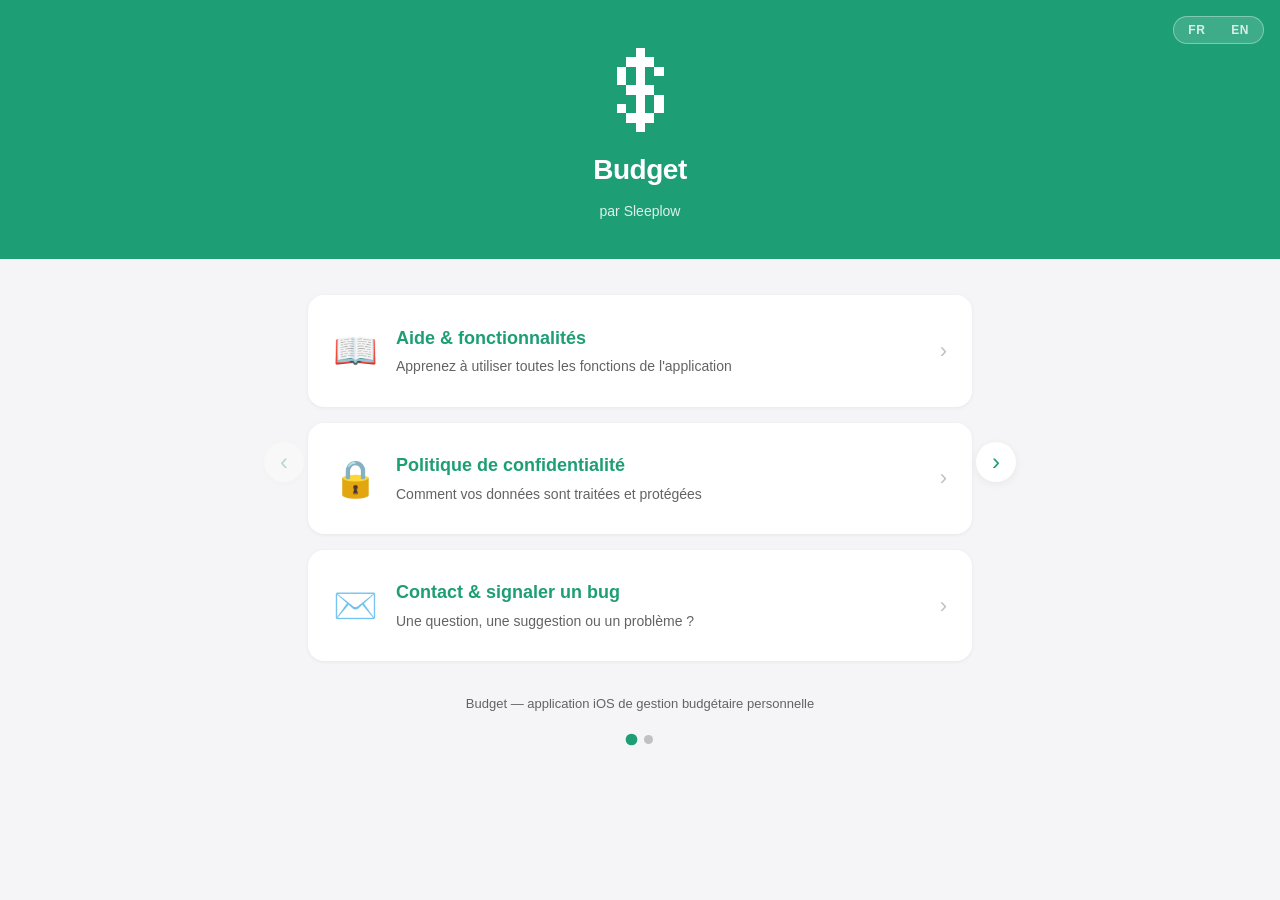
<file: index.html>
<!DOCTYPE html>
<html lang="fr" data-app="budget">
<head>
  <meta charset="UTF-8" />
  <meta name="viewport" content="width=device-width, initial-scale=1.0" />
  <title>Sleeplow — Applications</title>
  <link rel="stylesheet" href="styles.css" />
</head>
<body>

<header>
  <div class="lang-switch" role="group" aria-label="Langue / Language">
    <button class="active" onclick="setLang('fr')">FR</button>
    <button onclick="setLang('en')">EN</button>
  </div>
  <span class="logo-icon" id="app-logo" role="img" aria-label="Budget"></span>
  <h1 id="app-name">Budget</h1>
  <p id="app-tagline">par Sleeplow</p>
</header>

<!-- Carousel: one slide per app. Header, theme color and cards are rendered
     from the APPS registry in script.js. -->
<div class="carousel">
  <button class="carousel-arrow prev" type="button" aria-label="Application précédente / Previous app">‹</button>
  <button class="carousel-arrow next" type="button" aria-label="Application suivante / Next app">›</button>

  <div class="carousel-viewport">
    <div class="carousel-track" id="carousel-track"></div>
  </div>

  <div class="carousel-dots" id="carousel-dots"></div>
</div>

<script src="script.js"></script>
</body>
</html>
</file>
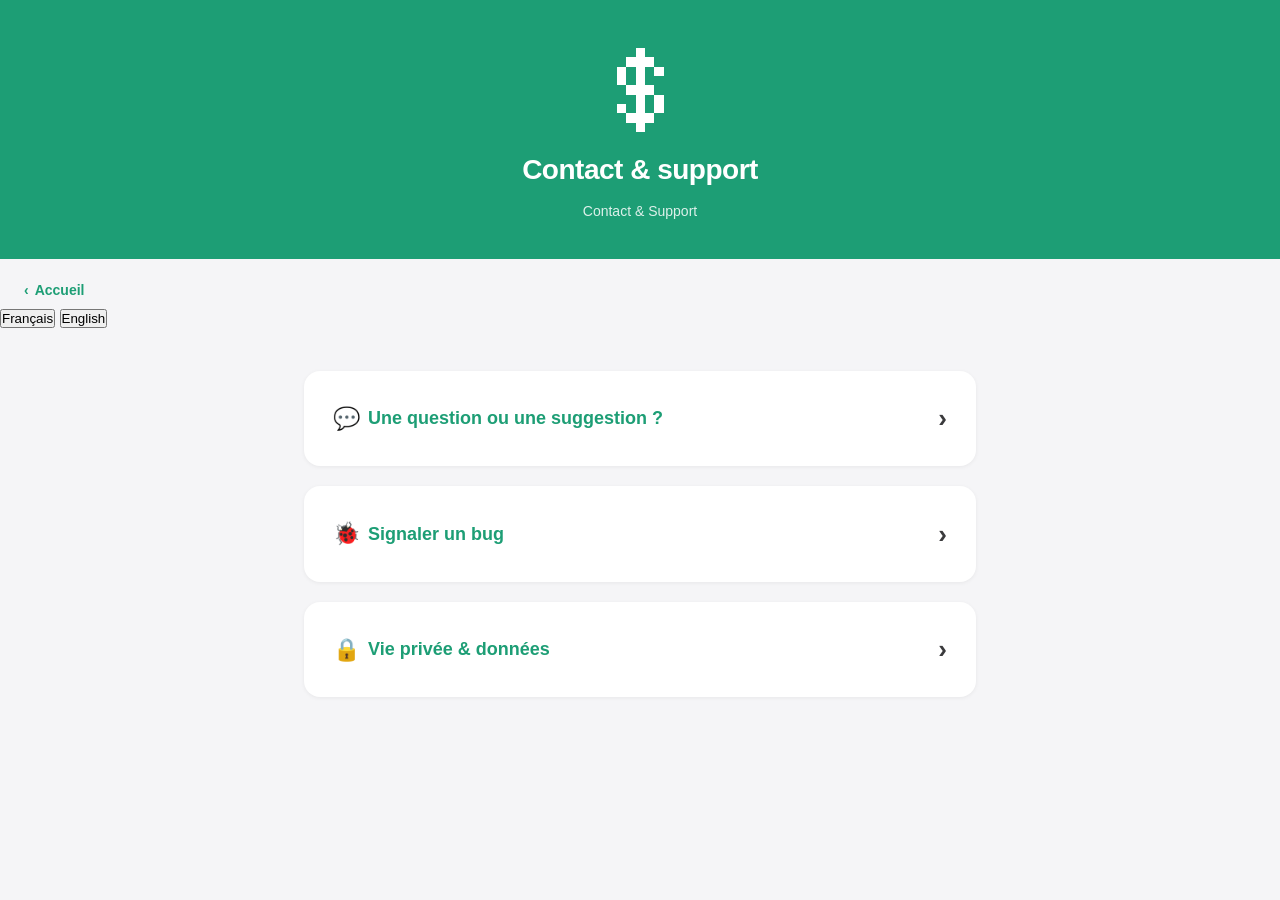
<file: contact.html>
<!DOCTYPE html>
<html lang="fr">
<head>
  <meta charset="UTF-8" />
  <meta name="viewport" content="width=device-width, initial-scale=1.0" />
  <title>Contact &amp; signaler un bug — Budget App</title>
  <link rel="stylesheet" href="styles.css" />
</head>
<body>

<header>
  <span class="logo-icon" role="img" aria-label="Budget"></span>
  <h1>Contact &amp; support</h1>
  <p>Contact &amp; Support</p>
</header>

<a class="back-link" href="index.html">‹ <span lang-section="fr">Accueil</span><span lang-section="en">Home</span></a>

<div class="lang-toggle">
  <button class="active" onclick="setLang('fr')">Français</button>
  <button onclick="setLang('en')">English</button>
</div>

<!-- ═══════════════════════════════════════ FRANÇAIS ═══════════════════════ -->

<div lang-section="fr">
<div class="container">

  <div class="section">
    <h2><span class="emoji">💬</span> Une question ou une suggestion ?</h2>
    <p>
      Nous serions ravis de vous lire. Pour toute question sur l'utilisation de l'application,
      une demande de fonctionnalité ou un commentaire, écrivez-nous :
    </p>
    <div class="contact-box">
      <strong>Support général</strong><br/>
      <a href="mailto:support@sleeplow.ca?subject=Budget%20—%20Support">support@sleeplow.ca</a>
    </div>
  </div>

  <div class="section">
    <h2><span class="emoji">🐞</span> Signaler un bug</h2>
    <p>
      Vous avez rencontré un problème ? Décrivez-le et nous le corrigerons au plus vite.
      Pour nous aider à diagnostiquer rapidement, incluez si possible :
    </p>
    <ul>
      <li>Le modèle de votre appareil (ex. iPhone 15) et la version d'iOS</li>
      <li>La version de l'application Budget</li>
      <li>Les étapes pour reproduire le problème</li>
      <li>Une capture d'écran si possible</li>
    </ul>
    <div class="contact-box">
      <strong>Rapport de bug</strong><br/>
      <a href="mailto:support@sleeplow.ca?subject=Budget%20—%20Rapport%20de%20bug&body=Appareil%20%3A%20%0AVersion%20iOS%20%3A%20%0AVersion%20de%20l'app%20%3A%20%0A%0AÉtapes%20pour%20reproduire%20%3A%0A1.%20%0A2.%20%0A%0AComportement%20attendu%20%3A%0A%0AComportement%20observé%20%3A%0A">support@sleeplow.ca</a>
    </div>
  </div>

  <div class="section">
    <h2><span class="emoji">🔒</span> Vie privée &amp; données</h2>
    <p>Pour toute question relative à vos données ou à la politique de confidentialité :</p>
    <div class="contact-box">
      <strong>Confidentialité</strong><br/>
      <a href="mailto:privacy@sleeplow.ca?subject=Budget%20—%20Confidentialité">privacy@sleeplow.ca</a>
    </div>
    <p style="margin-top:12px;"><a href="privacy.html">Lire la politique de confidentialité ›</a></p>
  </div>

</div>
</div>

<!-- ═══════════════════════════════════════ ENGLISH ════════════════════════ -->

<div lang-section="en">
<div class="container">

  <div class="section">
    <h2><span class="emoji">💬</span> A Question or Suggestion?</h2>
    <p>
      We'd love to hear from you. For any question about using the app, a feature request,
      or feedback, write to us:
    </p>
    <div class="contact-box">
      <strong>General support</strong><br/>
      <a href="mailto:support@sleeplow.ca?subject=Budget%20—%20Support">support@sleeplow.ca</a>
    </div>
  </div>

  <div class="section">
    <h2><span class="emoji">🐞</span> Report a Bug</h2>
    <p>
      Ran into a problem? Describe it and we'll fix it as soon as possible.
      To help us diagnose it quickly, please include if possible:
    </p>
    <ul>
      <li>Your device model (e.g. iPhone 15) and iOS version</li>
      <li>The Budget app version</li>
      <li>The steps to reproduce the issue</li>
      <li>A screenshot if possible</li>
    </ul>
    <div class="contact-box">
      <strong>Bug report</strong><br/>
      <a href="mailto:support@sleeplow.ca?subject=Budget%20—%20Bug%20report&body=Device%3A%20%0AiOS%20version%3A%20%0AApp%20version%3A%20%0A%0ASteps%20to%20reproduce%3A%0A1.%20%0A2.%20%0A%0AExpected%20behavior%3A%0A%0AActual%20behavior%3A%0A">support@sleeplow.ca</a>
    </div>
  </div>

  <div class="section">
    <h2><span class="emoji">🔒</span> Privacy &amp; Data</h2>
    <p>For any question about your data or the privacy policy:</p>
    <div class="contact-box">
      <strong>Privacy</strong><br/>
      <a href="mailto:privacy@sleeplow.ca?subject=Budget%20—%20Privacy">privacy@sleeplow.ca</a>
    </div>
    <p style="margin-top:12px;"><a href="privacy.html">Read the privacy policy ›</a></p>
  </div>

</div>
</div>

<script src="script.js"></script>
</body>
</html>
</file>
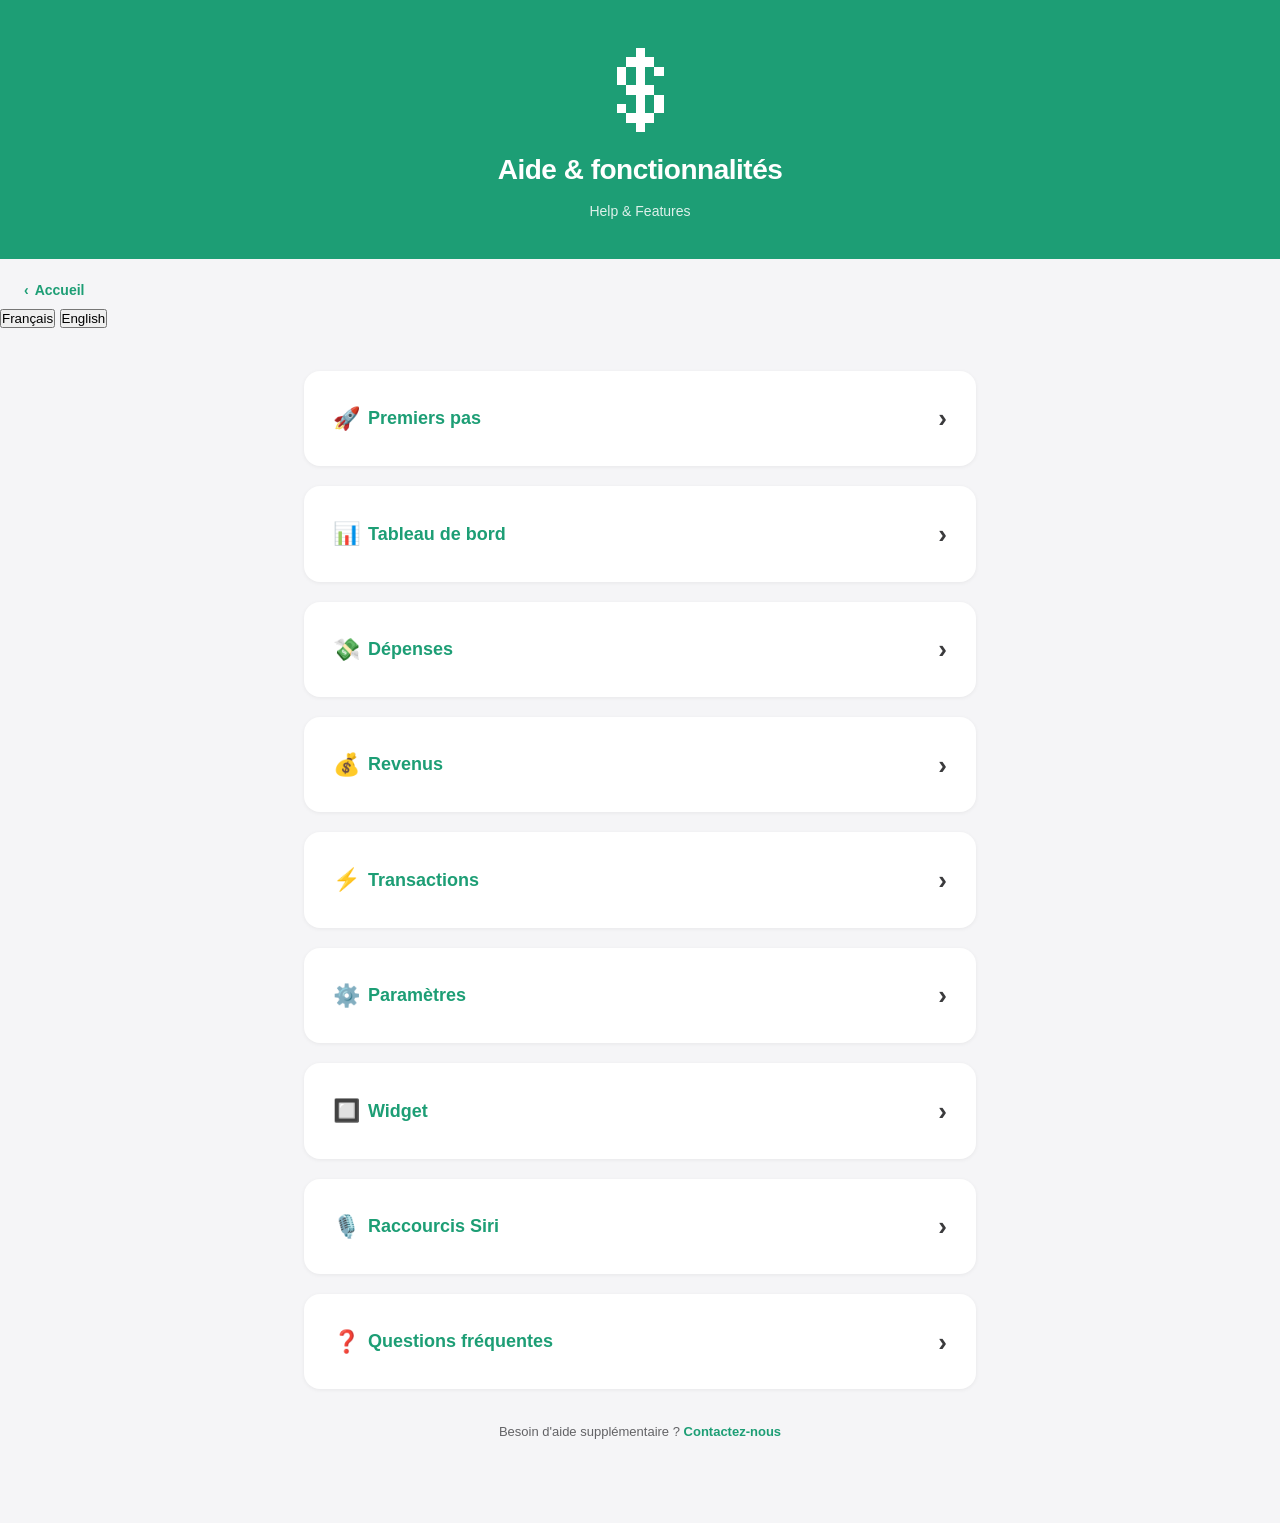
<file: help.html>
<!DOCTYPE html>
<html lang="fr">
<head>
  <meta charset="UTF-8" />
  <meta name="viewport" content="width=device-width, initial-scale=1.0" />
  <title>Aide &amp; fonctionnalités — Budget App</title>
  <link rel="stylesheet" href="styles.css" />
</head>
<body>

<header>
  <span class="logo-icon" role="img" aria-label="Budget"></span>
  <h1>Aide &amp; fonctionnalités</h1>
  <p>Help &amp; Features</p>
</header>

<a class="back-link" href="index.html">‹ <span lang-section="fr">Accueil</span><span lang-section="en">Home</span></a>

<div class="lang-toggle">
  <button class="active" onclick="setLang('fr')">Français</button>
  <button onclick="setLang('en')">English</button>
</div>

<!-- ═══════════════════════════════════════ FRANÇAIS ═══════════════════════ -->

<div lang-section="fr">
<div class="container">

  <!-- ── Premiers pas ─────────────────────────────────────────── -->
  <div class="section">
    <h2><span class="emoji">🚀</span> Premiers pas</h2>
    <p>Budget App utilise <strong>Sign in with Apple</strong> pour vous identifier de façon sécurisée et anonyme — aucun mot de passe à retenir.</p>
    <ol>
      <li>Ouvrez l'app et appuyez sur <strong>«&nbsp;Se connecter avec Apple&nbsp;»</strong>.</li>
      <li>Authentifiez-vous avec Face ID, Touch ID ou votre code.</li>
      <li>L'app lance un court tutoriel d'introduction. Vous pouvez l'ignorer en appuyant sur <strong>«&nbsp;Passer&nbsp;»</strong> en haut à droite, ou le revoir à tout moment depuis <strong>Paramètres › À propos › Revoir l'introduction</strong>.</li>
      <li>Des catégories de départ sont créées automatiquement pour vous aider à démarrer.</li>
    </ol>
    <div class="highlight">Vos données se synchronisent automatiquement sur tous vos appareils Apple via iCloud — aucune configuration nécessaire.</div>
  </div>

  <!-- ── Tableau de bord ───────────────────────────────────────── -->
  <div class="section">
    <h2><span class="emoji">📊</span> Tableau de bord</h2>
    <p>L'onglet <strong>Tableau de bord</strong> est votre vue d'ensemble financière. Il regroupe :</p>
    <ul>
      <li><strong>Solde total</strong> — somme des soldes de tous vos comptes. Une ligne de tendance indique votre flux net mensuel (ex. : ↑ +250,00 $ / mois) pour savoir si votre solde progresse ou recule.</li>
      <li><strong>Revenus / mois</strong> — total de vos revenus ramenés à un mois (toutes fréquences confondues).</li>
      <li><strong>Dépenses / mois</strong> — idem pour vos dépenses.</li>
      <li><strong>Flux net / mois</strong> — différence revenus − dépenses.</li>
    </ul>

    <h3>Projection à 6 mois</h3>
    <p>Le graphique montre l'évolution prévue de votre solde sur les 6 prochains mois en tenant compte de toutes vos transactions récurrentes.</p>

    <h3>Top 5 dépenses</h3>
    <p>Les cinq dépenses récurrentes dont l'impact mensuel est le plus élevé.</p>

    <h3>Répartition par catégorie</h3>
    <p>Visualisez la part de chaque catégorie dans vos dépenses. Si vous avez défini un budget mensuel par catégorie, une barre de progression indique votre niveau de consommation :</p>
    <ul>
      <li>🟢 <strong>Vert</strong> — moins de 80 % du budget utilisé.</li>
      <li>🟠 <strong>Orange</strong> — entre 80 % et 99 %.</li>
      <li>🔴 <strong>Rouge</strong> — budget atteint ou dépassé.</li>
    </ul>

    <h3>Résumé des comptes</h3>
    <p>Aperçu rapide du solde de chacun de vos comptes.</p>

    <h3>Insights</h3>
    <p>La carte <strong>Insights</strong> analyse vos données et génère automatiquement des observations sur votre situation financière :</p>
    <ul>
      <li><strong>Catégorie dominante</strong> — la catégorie de dépenses qui représente la plus grande part de vos dépenses mensuelles, avec son pourcentage.</li>
      <li><strong>Taux d'épargne</strong> — si votre flux net est positif, le pourcentage de vos revenus que vous épargnez chaque mois.</li>
      <li><strong>Déficit mensuel</strong> — si vos dépenses dépassent vos revenus, le montant du déséquilibre mensuel.</li>
      <li><strong>Budget dépassé</strong> — une alerte pour chaque catégorie dont les dépenses récurrentes excèdent le budget mensuel défini, avec le montant du dépassement.</li>
    </ul>
  </div>

  <!-- ── Dépenses ──────────────────────────────────────────────── -->
  <div class="section">
    <h2><span class="emoji">💸</span> Dépenses</h2>
    <p>L'onglet <strong>Dépenses</strong> liste l'ensemble de vos dépenses planifiées.</p>

    <h3>Ajouter une dépense</h3>
    <ol>
      <li>Appuyez sur le bouton <strong>+</strong> en haut à droite.</li>
      <li>Remplissez les champs :
        <ul>
          <li><strong>Description</strong> — nom de la dépense (ex. : Loyer, Netflix).</li>
          <li><strong>Montant</strong> — utilisez un point ou une virgule comme séparateur décimal.</li>
          <li><strong>Date</strong> — date de la première occurrence (ou date unique).</li>
          <li><strong>Fréquence</strong> — voir tableau ci-dessous.</li>
          <li><strong>Catégorie</strong> — classement pour les statistiques et les budgets.</li>
          <li><strong>Compte</strong> — compte débité.</li>
        </ul>
      </li>
      <li>Appuyez sur <strong>«&nbsp;Enregistrer&nbsp;»</strong>.</li>
    </ol>

    <h3>Fréquences disponibles</h3>
    <ul>
      <li><strong>Unique</strong> — transaction ponctuelle, une seule fois.</li>
      <li><strong>Hebdo.</strong> — toutes les semaines.</li>
      <li><strong>Aux 2 sem.</strong> — toutes les deux semaines.</li>
      <li><strong>Mensuel</strong> — une fois par mois.</li>
      <li><strong>Aux 2 mois</strong> — tous les deux mois.</li>
      <li><strong>Trimestriel</strong> — tous les trois mois.</li>
      <li><strong>Annuel</strong> — une fois par an.</li>
    </ul>

    <h3>Modifier une dépense</h3>
    <p>Balayez la ligne vers la <strong>gauche</strong> et appuyez sur <strong>«&nbsp;Modifier&nbsp;»</strong> (bleu).</p>

    <h3>Supprimer une dépense</h3>
    <p>Balayez la ligne vers la <strong>droite</strong> et appuyez sur <strong>«&nbsp;Supprimer&nbsp;»</strong> (rouge). Une confirmation vous est demandée avant la suppression définitive.</p>

    <h3>Rechercher, filtrer et trier</h3>
    <ul>
      <li><strong>Recherche</strong> — tapez un mot dans la barre de recherche pour filtrer par description.</li>
      <li><strong>Filtres</strong> — icône filtre en haut : filtrez par catégorie, fréquence, compte, montant min/max et plage de dates.</li>
      <li><strong>Tri</strong> — icône tri : choisissez l'ordre (date, montant, description, catégorie) et le sens (croissant/décroissant).</li>
    </ul>
    <div class="highlight">Le compteur dans la barre d'outils indique le nombre de dépenses affichées après filtrage.</div>
  </div>

  <!-- ── Revenus ───────────────────────────────────────────────── -->
  <div class="section">
    <h2><span class="emoji">💰</span> Revenus</h2>
    <p>L'onglet <strong>Revenus</strong> fonctionne de la même façon que l'onglet Dépenses.</p>
    <ul>
      <li>Appuyez sur <strong>+</strong> pour ajouter un revenu (salaire, loyer perçu, etc.).</li>
      <li>Les champs sont identiques aux dépenses, <strong>sans champ Catégorie</strong>.</li>
      <li>Balayez à gauche pour <strong>Modifier</strong>, à droite pour <strong>Supprimer</strong>.</li>
      <li>Les mêmes options de recherche, filtres et tri sont disponibles.</li>
    </ul>
    <div class="highlight">Les revenus récurrents alimentent la projection à 6 mois et les calculs de flux mensuel du tableau de bord.</div>
  </div>

  <!-- ── Transactions ──────────────────────────────────────────── -->
  <div class="section">
    <h2><span class="emoji">⚡</span> Transactions</h2>
    <p>L'onglet <strong>Transactions</strong> regroupe votre prévision de trésorerie et vos transactions rapides.</p>

    <h3>Soldes des comptes</h3>
    <p>En haut de l'écran, chaque compte affiche son solde actuel. Appuyez sur un montant pour le modifier directement au clavier.</p>

    <h3>Horizon de prévision</h3>
    <p>Deux façons d'ajuster la période affichée :</p>
    <ul>
      <li><strong>«&nbsp;Jusqu'au&nbsp;»</strong> — appuyez sur la date pour ouvrir un calendrier et choisir une date précise (jusqu'à 365 jours).</li>
      <li><strong>«&nbsp;Horizon rapide&nbsp;»</strong> — choisissez un raccourci dans le menu : 1 semaine, 2 semaines, 1 mois, 3 mois, 6 mois ou 1 an.</li>
    </ul>
    <p>Les transactions à venir sont regroupées par jour avec le solde projeté en fin de journée.</p>

    <h3>Couleurs des transactions</h3>
    <ul>
      <li>🟡 <strong>Jaune</strong> — transaction rapide (Quick TX).</li>
      <li>🟢 <strong>Vert</strong> — revenu prévu.</li>
      <li>🔴 <strong>Rouge</strong> — dépense prévue.</li>
    </ul>

    <h3>Auto Suivi</h3>
    <p>Quand <strong>Auto Suivi</strong> est activé, l'app ajuste automatiquement les soldes de vos comptes en fonction des transactions récurrentes passées depuis votre dernière mise à jour manuelle.</p>

    <h3>Transactions rapides (Quick TX)</h3>
    <p>Les Quick TX servent à enregistrer rapidement une dépense ou un revenu ponctuel <strong>sans date planifiée</strong> — utile pour un achat imprévu en caisse.</p>
    <ol>
      <li>Appuyez sur le bouton <strong>«&nbsp;Quick TX&nbsp;»</strong> (éclair jaune).</li>
      <li>Choisissez le type : <strong>Dépense</strong> ou <strong>Revenu</strong>.</li>
      <li>Renseignez la description, le montant et le compte.</li>
      <li>Appuyez sur <strong>«&nbsp;Ajouter&nbsp;»</strong>.</li>
    </ol>
    <p>La Quick TX apparaît immédiatement dans la liste avec un fond jaune et met à jour le solde du compte en temps réel. Balayez à gauche pour modifier, à droite pour supprimer.</p>
    <div class="highlight">Les Quick TX sont automatiquement supprimées après leur date afin de ne pas alourdir votre historique.</div>

    <h3>Accéder aux détails d'une transaction à venir</h3>
    <p>Appuyez longuement (ou via le menu contextuel) sur une transaction à venir pour :</p>
    <ul>
      <li><strong>Modifier</strong> — ouvre le formulaire de la dépense ou du revenu.</li>
      <li><strong>Voir dans Dépenses / Voir dans Revenus</strong> — navigue vers l'onglet correspondant et met en surbrillance la transaction.</li>
    </ul>

    <h3>Filtrer par compte</h3>
    <p>Utilisez le sélecteur de compte pour n'afficher que les transactions d'un compte précis.</p>
  </div>

  <!-- ── Paramètres ────────────────────────────────────────────── -->
  <div class="section">
    <h2><span class="emoji">⚙️</span> Paramètres</h2>

    <h3>Catégories &amp; budgets mensuels</h3>
    <p>Accédez à <strong>Paramètres › Catégories</strong> pour personnaliser vos catégories.</p>
    <ul>
      <li><strong>Ajouter</strong> — appuyez sur <strong>+</strong> et saisissez un nom.</li>
      <li><strong>Modifier</strong> — appuyez sur une catégorie pour ouvrir son détail :
        <ul>
          <li>Changez le <strong>nom</strong> — toutes les dépenses associées sont automatiquement renommées.</li>
          <li>Changez la <strong>couleur</strong> — 12 couleurs disponibles.</li>
          <li>Définissez un <strong>budget mensuel</strong> — laissez vide pour ne pas fixer de limite.</li>
        </ul>
      </li>
      <li><strong>Supprimer</strong> — balayez à droite (catégories système non supprimables).</li>
      <li><strong>Réorganiser</strong> — appuyez sur «&nbsp;Modifier&nbsp;» puis faites glisser les lignes.</li>
      <li>Les modifications sont sauvegardées automatiquement lorsque vous quittez le détail.</li>
    </ul>

    <h3>Comptes bancaires</h3>
    <p>Accédez à <strong>Paramètres › Comptes</strong> pour gérer vos comptes.</p>
    <ul>
      <li><strong>Ajouter</strong> — appuyez sur <strong>+</strong> et donnez un nom au compte.</li>
      <li><strong>Renommer</strong> — appuyez sur l'icône crayon. Le renommage met à jour toutes les transactions associées.</li>
      <li><strong>Changer la couleur</strong> — appuyez sur le cercle coloré à gauche du nom.</li>
      <li><strong>Réorganiser</strong> — appuyez sur «&nbsp;Modifier&nbsp;» puis faites glisser.</li>
      <li><strong>Supprimer</strong> — balayez à droite.</li>
    </ul>
    <div class="highlight">Le solde d'un compte se modifie directement depuis l'onglet Transactions, pas depuis les Paramètres.</div>

    <h3>Langue de l'interface</h3>
    <p>L'application est entièrement disponible en <strong>français et en anglais</strong> — tous les menus, boutons, étiquettes et notifications sont traduits.</p>
    <p>Accédez à <strong>Paramètres › Langue / Language</strong> pour choisir la langue d'affichage :</p>
    <ul>
      <li><strong>Système (appareil)</strong> (par défaut) — utilise la langue configurée sur votre iPhone.</li>
      <li><strong>Français</strong> — force l'affichage en français.</li>
      <li><strong>English</strong> — force l'affichage en anglais.</li>
    </ul>
    <p>Ce réglage est indépendant de la langue de votre appareil, pratique si vous utilisez votre téléphone dans une langue mais préférez gérer votre budget dans une autre.</p>

    <h3>Format de date</h3>
    <p>Choisissez votre format d'affichage des dates dans <strong>Paramètres › Format de date</strong> :</p>
    <ul>
      <li>JJ-MM-AAAA (par défaut)</li>
      <li>AAAA-MM-JJ</li>
      <li>MM-JJ-AAAA</li>
    </ul>

    <h3>Notifications</h3>
    <p>Activez les rappels depuis <strong>Paramètres › Notifications</strong>. Une fois activés, un <strong>stepper « Délai d'avertissement »</strong> apparaît pour choisir combien de jours à l'avance vous souhaitez être averti (de 1 à 7 jours).</p>
    <ul>
      <li><strong>1 jour avant</strong> (par défaut) — notification la veille à 9h00 : « Demain · Loyer — 1 200,00 $ ».</li>
      <li><strong>2 à 7 jours avant</strong> — notification X jours avant l'échéance : « Dans 3 jours · Loyer — 1 200,00 $ ».</li>
    </ul>
    <p>Les transactions des <strong>14 prochains jours</strong> sont couvertes. Changer le délai replanifie immédiatement toutes les notifications.</p>
    <p>Pour désactiver, basculez l'interrupteur. Vous pouvez également gérer les permissions depuis <strong>Réglages iOS › Budget App › Notifications</strong>.</p>

    <h3>Verrouillage Face ID / Touch ID</h3>
    <p>Activez le verrou depuis <strong>Paramètres › Sécurité</strong>. À chaque ouverture, l'app demande votre Face ID, Touch ID ou le code de l'appareil avant d'afficher vos données.</p>
    <p>Un écran de confidentialité masque automatiquement le contenu de l'app lorsque vous consultez le sélecteur d'applications.</p>

    <h3>Import / Export CSV</h3>
    <p>Accédez à <strong>Paramètres › Données › Import / Export CSV</strong>.</p>
    <ul>
      <li><strong>Exporter</strong> — génère un fichier .csv de vos dépenses ou revenus, prêt à ouvrir dans Excel ou Numbers.</li>
      <li><strong>Importer</strong> — sélectionnez un fichier .csv pour ajouter des transactions en lot.</li>
    </ul>
    <p>Format attendu pour les dépenses :</p>
    <p><code>Description, Montant, Date (ISO8601), Fréquence, Catégorie, Compte</code></p>
    <p>Format attendu pour les revenus :</p>
    <p><code>Description, Montant, Date (ISO8601), Fréquence, Compte</code></p>
    <div class="highlight">Les fréquences valides dans le CSV sont : unique, hebdo, bihebdo, mensuel, bimensuel, trimestriel, annuel.</div>

    <h3>Synchronisation iCloud</h3>
    <p>La synchronisation est entièrement automatique. Dès que vous ajoutez ou modifiez une transaction sur un appareil, les changements se propagent sur tous vos appareils Apple connectés au même identifiant iCloud. Aucune action de votre part n'est requise.</p>
  </div>

  <!-- ── Widget ──────────────────────────────────────────────── -->
  <div class="section">
    <h2><span class="emoji">🔲</span> Widget</h2>
    <p>Budget App inclut un <strong>widget pour l'écran d'accueil</strong> (format petite case) qui affiche en un coup d'œil votre situation financière mensuelle.</p>

    <h3>Contenu du widget</h3>
    <ul>
      <li><strong>Flux net mensuel</strong> — affiché en grand, en vert si positif, en rouge si négatif (ex. : +250 $).</li>
      <li><strong>Revenus</strong> — total mensuel en bas à gauche.</li>
      <li><strong>Dépenses</strong> — total mensuel en bas à droite.</li>
    </ul>

    <h3>Ajouter le widget</h3>
    <ol>
      <li>Sur l'écran d'accueil, appuyez longuement sur une zone vide.</li>
      <li>Appuyez sur le bouton <strong>+</strong> en haut à gauche.</li>
      <li>Recherchez <strong>Budget</strong> dans la liste.</li>
      <li>Sélectionnez le widget et appuyez sur <strong>«&nbsp;Ajouter le widget&nbsp;»</strong>.</li>
    </ol>

    <h3>Langue du widget</h3>
    <p>Le widget utilise automatiquement la <strong>même langue que celle choisie dans l'app</strong> (Paramètres › Langue). Si vous passez de français à anglais dans l'app, le widget se met à jour immédiatement.</p>

    <div class="highlight">Le widget se met à jour automatiquement chaque fois que vous ouvrez l'app ou modifiez vos données financières.</div>
  </div>

  <!-- ── Raccourcis Siri ──────────────────────────────────────── -->
  <div class="section">
    <h2><span class="emoji">🎙️</span> Raccourcis Siri</h2>
    <p>Budget App s'intègre à <strong>Siri</strong> et à l'app <strong>Raccourcis</strong> pour vous permettre de naviguer dans l'app ou de consulter vos données par la voix.</p>

    <h3>Navigation rapide (ouvre l'app)</h3>
    <ul>
      <li><strong>«&nbsp;Ouvrir le tableau de bord de Budget&nbsp;»</strong> — navigue vers le tableau de bord.</li>
      <li><strong>«&nbsp;Afficher mon budget dans Budget&nbsp;»</strong> — idem.</li>
      <li><strong>«&nbsp;Voir mes dépenses dans Budget&nbsp;»</strong> — ouvre l'onglet Dépenses.</li>
      <li><strong>«&nbsp;Voir mes revenus dans Budget&nbsp;»</strong> — ouvre l'onglet Revenus.</li>
      <li><strong>«&nbsp;Voir mes transactions dans Budget&nbsp;»</strong> — ouvre l'onglet Transactions.</li>
    </ul>

    <h3>Consultation vocale (sans ouvrir l'app)</h3>
    <ul>
      <li><strong>«&nbsp;Quel est mon solde dans Budget&nbsp;»</strong> — Siri vous annonce votre solde total.</li>
      <li><strong>«&nbsp;Mon budget du mois dans Budget&nbsp;»</strong> — Siri vous résume revenus, dépenses et flux net du mois.</li>
    </ul>

    <h3>Ajout rapide de dépense</h3>
    <ul>
      <li><strong>«&nbsp;Ajouter une dépense dans Budget&nbsp;»</strong> — Siri vous demande le montant et la description, puis ouvre directement le formulaire d'ajout.</li>
      <li><strong>«&nbsp;Nouvelle dépense Budget&nbsp;»</strong> — raccourci alternatif.</li>
    </ul>

    <h3>Créer un raccourci personnalisé</h3>
    <ol>
      <li>Ouvrez l'app <strong>Raccourcis</strong> sur votre iPhone.</li>
      <li>Appuyez sur <strong>+</strong> pour créer un nouveau raccourci.</li>
      <li>Recherchez <strong>Budget</strong> dans la liste des actions.</li>
      <li>Choisissez l'action souhaitée et personnalisez la phrase d'activation.</li>
    </ol>

    <div class="highlight">Les raccourcis vocaux fonctionnent aussi via les boutons d'action (iPhone 15 Pro et ultérieurs) et les automatisations de l'app Raccourcis.</div>
  </div>

  <!-- ── FAQ ──────────────────────────────────────────────────── -->
  <div class="section">
    <h2><span class="emoji">❓</span> Questions fréquentes</h2>

    <h3>Mes données sont-elles sauvegardées si je désinstalle l'app ?</h3>
    <p>Oui — si iCloud est actif, vos données sont stockées dans votre espace iCloud et restaurées automatiquement lors de la réinstallation.</p>

    <h3>Puis-je avoir plusieurs comptes bancaires ?</h3>
    <p>Oui. Ajoutez autant de comptes que vous le souhaitez depuis <strong>Paramètres › Comptes</strong>. Chaque dépense et revenu est lié à un compte précis.</p>

    <h3>Comment corriger le solde d'un compte ?</h3>
    <p>Allez dans l'onglet <strong>Transactions</strong>, appuyez sur le montant du compte en haut de l'écran et saisissez le nouveau solde.</p>

    <h3>Une dépense récurrente apparaît-elle plusieurs fois dans l'historique ?</h3>
    <p>Dans l'onglet <strong>Dépenses</strong>, chaque entrée représente une règle récurrente (une seule ligne). Dans l'onglet <strong>Transactions</strong>, chaque occurrence future est listée séparément dans la prévision.</p>

    <h3>Quelle est la différence entre une Quick TX et une dépense normale ?</h3>
    <p>Une <strong>dépense normale</strong> est planifiée et récurrente — elle sert aux projections et au tableau de bord. Une <strong>Quick TX</strong> est un achat immédiat et ponctuel : elle met à jour le solde du compte instantanément sans affecter les projections futures.</p>

    <h3>Qu'est-ce que l'Auto Suivi ?</h3>
    <p>L'Auto Suivi détecte les transactions récurrentes dont la date est passée depuis votre dernière mise à jour manuelle, et ajuste les soldes de vos comptes en conséquence automatiquement.</p>

    <h3>Comment revoir le tutoriel d'introduction ?</h3>
    <p>Allez dans <strong>Paramètres › À propos › Revoir l'introduction</strong>.</p>

    <h3>L'app fonctionne-t-elle sans connexion internet ?</h3>
    <p>Oui. Toutes les fonctionnalités sont disponibles hors ligne. La synchronisation iCloud se fait dès que la connexion est rétablie.</p>

    <h3>Comment supprimer mon compte ?</h3>
    <p>Pour effacer toutes vos données, désactivez iCloud pour Budget App dans <strong>Réglages iOS › [Votre nom] › iCloud</strong>, puis désinstallez l'app. Contactez-nous si vous avez besoin d'aide.</p>
  </div>

  <p class="updated">Besoin d'aide supplémentaire ? <a href="contact.html">Contactez-nous</a></p>
</div>
</div>

<!-- ═══════════════════════════════════════ ENGLISH ════════════════════════ -->

<div lang-section="en">
<div class="container">

  <!-- ── Getting Started ──────────────────────────────────────── -->
  <div class="section">
    <h2><span class="emoji">🚀</span> Getting Started</h2>
    <p>Budget App uses <strong>Sign in with Apple</strong> to identify you securely and anonymously — no password to remember.</p>
    <ol>
      <li>Open the app and tap <strong>"Sign in with Apple"</strong>.</li>
      <li>Authenticate with Face ID, Touch ID, or your passcode.</li>
      <li>A short introduction tutorial will launch. You can skip it by tapping <strong>"Skip"</strong> in the top right, or replay it at any time from <strong>Settings › About › Replay Introduction</strong>.</li>
      <li>Default categories are created automatically to help you get started.</li>
    </ol>
    <div class="highlight">Your data syncs automatically across all your Apple devices via iCloud — no configuration required.</div>
  </div>

  <!-- ── Dashboard ────────────────────────────────────────────── -->
  <div class="section">
    <h2><span class="emoji">📊</span> Dashboard</h2>
    <p>The <strong>Dashboard</strong> tab is your financial overview. It shows:</p>
    <ul>
      <li><strong>Total balance</strong> — sum of all your account balances. A trend line shows your monthly net flow (e.g. ↑ +$250.00 / month) so you know whether your balance is growing or shrinking.</li>
      <li><strong>Income / month</strong> — all your revenues normalized to a monthly amount.</li>
      <li><strong>Expenses / month</strong> — same, for your expenses.</li>
      <li><strong>Net flow / month</strong> — income minus expenses.</li>
    </ul>

    <h3>6-Month Projection</h3>
    <p>The chart shows your predicted balance over the next 6 months, based on all your recurring transactions.</p>

    <h3>Top 5 Expenses</h3>
    <p>The five recurring expenses with the highest monthly impact.</p>

    <h3>Category Breakdown</h3>
    <p>A visual distribution of your spending by category. If you've set a monthly budget for a category, a progress bar shows your current usage level:</p>
    <ul>
      <li>🟢 <strong>Green</strong> — under 80% of budget used.</li>
      <li>🟠 <strong>Orange</strong> — between 80% and 99%.</li>
      <li>🔴 <strong>Red</strong> — budget reached or exceeded.</li>
    </ul>

    <h3>Account Summary</h3>
    <p>A quick view of each account's current balance.</p>

    <h3>Insights</h3>
    <p>The <strong>Insights</strong> card analyses your data and automatically surfaces observations about your financial situation:</p>
    <ul>
      <li><strong>Dominant category</strong> — the expense category that represents the largest share of your monthly spending, with its percentage.</li>
      <li><strong>Savings rate</strong> — if your net flow is positive, the percentage of your income you save each month.</li>
      <li><strong>Monthly deficit</strong> — if your expenses exceed your income, the amount of the monthly shortfall.</li>
      <li><strong>Budget exceeded</strong> — an alert for each category whose recurring expenses exceed the defined monthly budget, with the overage amount.</li>
    </ul>
  </div>

  <!-- ── Expenses ──────────────────────────────────────────────── -->
  <div class="section">
    <h2><span class="emoji">💸</span> Expenses</h2>
    <p>The <strong>Expenses</strong> tab lists all your planned expenses.</p>

    <h3>Adding an Expense</h3>
    <ol>
      <li>Tap the <strong>+</strong> button in the top right.</li>
      <li>Fill in the fields:
        <ul>
          <li><strong>Description</strong> — name of the expense (e.g. Rent, Netflix).</li>
          <li><strong>Amount</strong> — use a period or comma as the decimal separator.</li>
          <li><strong>Date</strong> — date of the first (or only) occurrence.</li>
          <li><strong>Frequency</strong> — see table below.</li>
          <li><strong>Category</strong> — used for statistics and budget tracking.</li>
          <li><strong>Account</strong> — the account to debit.</li>
        </ul>
      </li>
      <li>Tap <strong>"Save"</strong>.</li>
    </ol>

    <h3>Available Frequencies</h3>
    <ul>
      <li><strong>One-time</strong> — a single, non-recurring transaction.</li>
      <li><strong>Weekly</strong> — every week.</li>
      <li><strong>Bi-weekly</strong> — every two weeks.</li>
      <li><strong>Monthly</strong> — once a month.</li>
      <li><strong>Every 2 months</strong> — every two months.</li>
      <li><strong>Quarterly</strong> — every three months.</li>
      <li><strong>Annual</strong> — once a year.</li>
    </ul>

    <h3>Editing an Expense</h3>
    <p>Swipe the row to the <strong>left</strong> and tap <strong>"Edit"</strong> (blue).</p>

    <h3>Deleting an Expense</h3>
    <p>Swipe the row to the <strong>right</strong> and tap <strong>"Delete"</strong> (red). A confirmation is required before permanent deletion.</p>

    <h3>Search, Filter &amp; Sort</h3>
    <ul>
      <li><strong>Search</strong> — type in the search bar to filter by description.</li>
      <li><strong>Filters</strong> — filter icon at the top: filter by category, frequency, account, min/max amount, and date range.</li>
      <li><strong>Sort</strong> — sort icon: choose the order (date, amount, description, category) and direction (ascending/descending).</li>
    </ul>
    <div class="highlight">The counter in the toolbar shows how many expenses are currently displayed after filtering.</div>
  </div>

  <!-- ── Income ────────────────────────────────────────────────── -->
  <div class="section">
    <h2><span class="emoji">💰</span> Income</h2>
    <p>The <strong>Income</strong> tab works exactly like the Expenses tab.</p>
    <ul>
      <li>Tap <strong>+</strong> to add income (salary, rental income, etc.).</li>
      <li>Fields are identical to expenses, <strong>without a Category field</strong>.</li>
      <li>Swipe left to <strong>Edit</strong>, right to <strong>Delete</strong>.</li>
      <li>The same search, filter, and sort options are available.</li>
    </ul>
    <div class="highlight">Recurring income feeds the 6-month projection and the monthly cash flow calculations on the dashboard.</div>
  </div>

  <!-- ── Transactions ──────────────────────────────────────────── -->
  <div class="section">
    <h2><span class="emoji">⚡</span> Transactions</h2>
    <p>The <strong>Transactions</strong> tab combines your cash flow forecast and quick transactions.</p>

    <h3>Account Balances</h3>
    <p>At the top of the screen, each account displays its current balance. Tap an amount to edit it directly with the keyboard.</p>

    <h3>Forecast Horizon</h3>
    <p>Two ways to adjust the displayed period:</p>
    <ul>
      <li><strong>"Until"</strong> — tap the date to open a calendar and pick a specific end date (up to 365 days).</li>
      <li><strong>"Quick horizon"</strong> — choose a shortcut from the menu: 1 week, 2 weeks, 1 month, 3 months, 6 months, or 1 year.</li>
    </ul>
    <p>Upcoming transactions are grouped by day with a projected end-of-day balance.</p>

    <h3>Transaction Colors</h3>
    <ul>
      <li>🟡 <strong>Yellow</strong> — quick transaction (Quick TX).</li>
      <li>🟢 <strong>Green</strong> — upcoming income.</li>
      <li>🔴 <strong>Red</strong> — upcoming expense.</li>
    </ul>

    <h3>Auto-Track</h3>
    <p>When <strong>Auto-Track</strong> is enabled, the app automatically adjusts your account balances based on recurring transactions that have passed since your last manual update.</p>

    <h3>Quick Transactions (Quick TX)</h3>
    <p>Quick TX lets you instantly record an unplanned expense or income <strong>without a scheduled date</strong> — handy for an unexpected purchase.</p>
    <ol>
      <li>Tap the <strong>"Quick TX"</strong> button (yellow lightning bolt).</li>
      <li>Choose the type: <strong>Expense</strong> or <strong>Income</strong>.</li>
      <li>Enter the description, amount, and account.</li>
      <li>Tap <strong>"Add"</strong>.</li>
    </ol>
    <p>The Quick TX appears immediately in the list with a yellow background and updates the account balance in real time. Swipe left to edit, right to delete.</p>
    <div class="highlight">Quick transactions are automatically purged after their date to keep your data clean.</div>

    <h3>Accessing an Upcoming Transaction's Details</h3>
    <p>Long-press (or use the context menu) on an upcoming transaction to:</p>
    <ul>
      <li><strong>Edit</strong> — opens the expense or income form.</li>
      <li><strong>View in Expenses / View in Income</strong> — navigates to the corresponding tab and highlights the transaction.</li>
    </ul>

    <h3>Filter by Account</h3>
    <p>Use the account picker to show only transactions for a specific account.</p>
  </div>

  <!-- ── Settings ──────────────────────────────────────────────── -->
  <div class="section">
    <h2><span class="emoji">⚙️</span> Settings</h2>

    <h3>Categories &amp; Monthly Budgets</h3>
    <p>Go to <strong>Settings › Categories</strong> to customize your categories.</p>
    <ul>
      <li><strong>Add</strong> — tap <strong>+</strong> and enter a name.</li>
      <li><strong>Edit</strong> — tap a category to open its detail view:
        <ul>
          <li>Change the <strong>name</strong> — all linked expenses are automatically updated.</li>
          <li>Change the <strong>color</strong> — 12 colors available.</li>
          <li>Set a <strong>monthly budget</strong> — leave blank for no limit.</li>
        </ul>
      </li>
      <li><strong>Delete</strong> — swipe right (system categories cannot be deleted).</li>
      <li><strong>Reorder</strong> — tap "Edit" then drag rows into place.</li>
      <li>Changes save automatically when you navigate back.</li>
    </ul>

    <h3>Bank Accounts</h3>
    <p>Go to <strong>Settings › Accounts</strong> to manage your accounts.</p>
    <ul>
      <li><strong>Add</strong> — tap <strong>+</strong> and name the account.</li>
      <li><strong>Rename</strong> — tap the pencil icon. The rename updates all associated transactions.</li>
      <li><strong>Change color</strong> — tap the colored circle next to the name.</li>
      <li><strong>Reorder</strong> — tap "Edit" then drag rows.</li>
      <li><strong>Delete</strong> — swipe right.</li>
    </ul>
    <div class="highlight">An account's balance is edited directly in the Transactions tab, not in Settings.</div>

    <h3>Display Language</h3>
    <p>The app is fully available in <strong>French and English</strong> — all menus, buttons, labels and notifications are translated.</p>
    <p>Go to <strong>Settings › Langue / Language</strong> to choose the display language:</p>
    <ul>
      <li><strong>Système (appareil) / System (device)</strong> (default) — uses the language set on your iPhone.</li>
      <li><strong>Français</strong> — forces French.</li>
      <li><strong>English</strong> — forces English.</li>
    </ul>
    <p>This setting is independent of your device language — useful if you use your phone in one language but prefer to manage your budget in another.</p>

    <h3>Date Format</h3>
    <p>Choose your preferred date display format in <strong>Settings › Date Format</strong>:</p>
    <ul>
      <li>DD-MM-YYYY (default)</li>
      <li>YYYY-MM-DD</li>
      <li>MM-DD-YYYY</li>
    </ul>

    <h3>Notifications</h3>
    <p>Enable reminders from <strong>Settings › Notifications</strong>. Once enabled, a <strong>"Notification lead time" stepper</strong> appears so you can choose how many days in advance you want to be notified (1 to 7 days).</p>
    <ul>
      <li><strong>1 day before</strong> (default) — notification the day before at 9:00 AM: "Tomorrow · Rent — $1,200.00".</li>
      <li><strong>2 to 7 days before</strong> — notification X days before the due date: "In 3 days · Rent — $1,200.00".</li>
    </ul>
    <p>Transactions within the <strong>next 14 days</strong> are covered. Changing the lead time immediately reschedules all notifications.</p>
    <p>To disable, toggle the switch off. You can also manage permissions from <strong>iOS Settings › Budget App › Notifications</strong>.</p>

    <h3>Face ID / Touch ID Lock</h3>
    <p>Enable the lock from <strong>Settings › Security</strong>. Each time the app opens, it will request your Face ID, Touch ID, or device passcode before displaying your data.</p>
    <p>A privacy screen automatically hides your financial data when you view the app switcher.</p>

    <h3>CSV Import / Export</h3>
    <p>Go to <strong>Settings › Data › Import / Export CSV</strong>.</p>
    <ul>
      <li><strong>Export</strong> — generates a .csv file of your expenses or income, ready to open in Excel or Numbers.</li>
      <li><strong>Import</strong> — select a .csv file to add transactions in bulk.</li>
    </ul>
    <p>Expected format for expenses:</p>
    <p><code>Description, Amount, Date (ISO8601), Frequency, Category, Account</code></p>
    <p>Expected format for income:</p>
    <p><code>Description, Amount, Date (ISO8601), Frequency, Account</code></p>
    <div class="highlight">Valid frequency values in CSV: unique, hebdo, bihebdo, mensuel, bimensuel, trimestriel, annuel.</div>

    <h3>iCloud Sync</h3>
    <p>Sync is fully automatic. Any transaction you add or edit on one device is propagated to all your Apple devices signed in with the same iCloud account. No action is required on your part.</p>
  </div>

  <!-- ── Widget ──────────────────────────────────────────────── -->
  <div class="section">
    <h2><span class="emoji">🔲</span> Widget</h2>
    <p>Budget App includes a <strong>Home Screen widget</strong> (small size) that lets you see your monthly financial snapshot at a glance.</p>

    <h3>Widget Content</h3>
    <ul>
      <li><strong>Monthly net flow</strong> — displayed large, green if positive, red if negative (e.g. +$250).</li>
      <li><strong>Income</strong> — monthly total at the bottom left.</li>
      <li><strong>Expenses</strong> — monthly total at the bottom right.</li>
    </ul>

    <h3>Adding the Widget</h3>
    <ol>
      <li>On the Home Screen, long-press on an empty area.</li>
      <li>Tap the <strong>+</strong> button in the top left.</li>
      <li>Search for <strong>Budget</strong> in the list.</li>
      <li>Select the widget and tap <strong>"Add Widget"</strong>.</li>
    </ol>

    <h3>Widget Language</h3>
    <p>The widget automatically uses the <strong>same language as your in-app setting</strong> (Settings › Language). If you switch from French to English in the app, the widget updates immediately.</p>

    <div class="highlight">The widget updates automatically every time you open the app or modify your financial data.</div>
  </div>

  <!-- ── Siri Shortcuts ──────────────────────────────────────── -->
  <div class="section">
    <h2><span class="emoji">🎙️</span> Siri Shortcuts</h2>
    <p>Budget App integrates with <strong>Siri</strong> and the <strong>Shortcuts</strong> app so you can navigate the app or look up your data by voice.</p>

    <h3>Quick Navigation (opens the app)</h3>
    <ul>
      <li><strong>"Open Budget dashboard"</strong> — navigates to the dashboard.</li>
      <li><strong>"Show my budget in Budget"</strong> — same.</li>
      <li><strong>"See my expenses in Budget"</strong> — opens the Expenses tab.</li>
      <li><strong>"See my income in Budget"</strong> — opens the Income tab.</li>
      <li><strong>"See my transactions in Budget"</strong> — opens the Transactions tab.</li>
    </ul>

    <h3>Voice Lookup (without opening the app)</h3>
    <ul>
      <li><strong>"What's my balance in Budget"</strong> — Siri reads out your total balance.</li>
      <li><strong>"My monthly budget in Budget"</strong> — Siri summarizes your income, expenses, and net flow for the month.</li>
    </ul>

    <h3>Quick Expense Entry</h3>
    <ul>
      <li><strong>"Add an expense in Budget"</strong> — Siri asks for the amount and description, then opens the add expense form directly.</li>
      <li><strong>"New expense Budget"</strong> — alternative phrase.</li>
    </ul>

    <h3>Creating a Custom Shortcut</h3>
    <ol>
      <li>Open the <strong>Shortcuts</strong> app on your iPhone.</li>
      <li>Tap <strong>+</strong> to create a new shortcut.</li>
      <li>Search for <strong>Budget</strong> in the actions list.</li>
      <li>Choose the desired action and customize the activation phrase.</li>
    </ol>

    <div class="highlight">Voice shortcuts also work with Action buttons (iPhone 15 Pro and later) and Shortcuts app automations.</div>
  </div>

  <!-- ── FAQ ──────────────────────────────────────────────────── -->
  <div class="section">
    <h2><span class="emoji">❓</span> Frequently Asked Questions</h2>

    <h3>Is my data saved if I uninstall the app?</h3>
    <p>Yes — if iCloud is active, your data is stored in your iCloud space and automatically restored when you reinstall the app.</p>

    <h3>Can I have multiple bank accounts?</h3>
    <p>Yes. Add as many accounts as you like from <strong>Settings › Accounts</strong>. Every expense and income entry is linked to a specific account.</p>

    <h3>How do I correct an account balance?</h3>
    <p>Go to the <strong>Transactions</strong> tab, tap the account balance at the top of the screen, and type the correct amount.</p>

    <h3>Does a recurring expense appear multiple times?</h3>
    <p>In the <strong>Expenses</strong> tab, each entry represents one recurring rule (a single line). In the <strong>Transactions</strong> tab, each future occurrence is listed individually in the forecast.</p>

    <h3>What's the difference between a Quick TX and a regular expense?</h3>
    <p>A <strong>regular expense</strong> is planned and recurring — it drives your projections and dashboard. A <strong>Quick TX</strong> is an immediate, one-off purchase: it updates your account balance instantly without affecting future projections.</p>

    <h3>What is Auto-Track?</h3>
    <p>Auto-Track detects recurring transactions whose dates have passed since your last manual balance update, and adjusts your account balances accordingly — automatically.</p>

    <h3>How do I replay the introduction?</h3>
    <p>Go to <strong>Settings › About › Replay Introduction</strong>.</p>

    <h3>Does the app work without an internet connection?</h3>
    <p>Yes. All features work offline. iCloud sync resumes as soon as your connection is restored.</p>

    <h3>How do I delete my account and data?</h3>
    <p>To erase all your data, disable iCloud for Budget App in <strong>iOS Settings › [Your Name] › iCloud</strong>, then uninstall the app. Contact us if you need assistance.</p>
  </div>

  <p class="updated">Need more help? <a href="contact.html">Contact us</a></p>
</div>
</div>

<script src="script.js"></script>
</body>
</html>
</file>
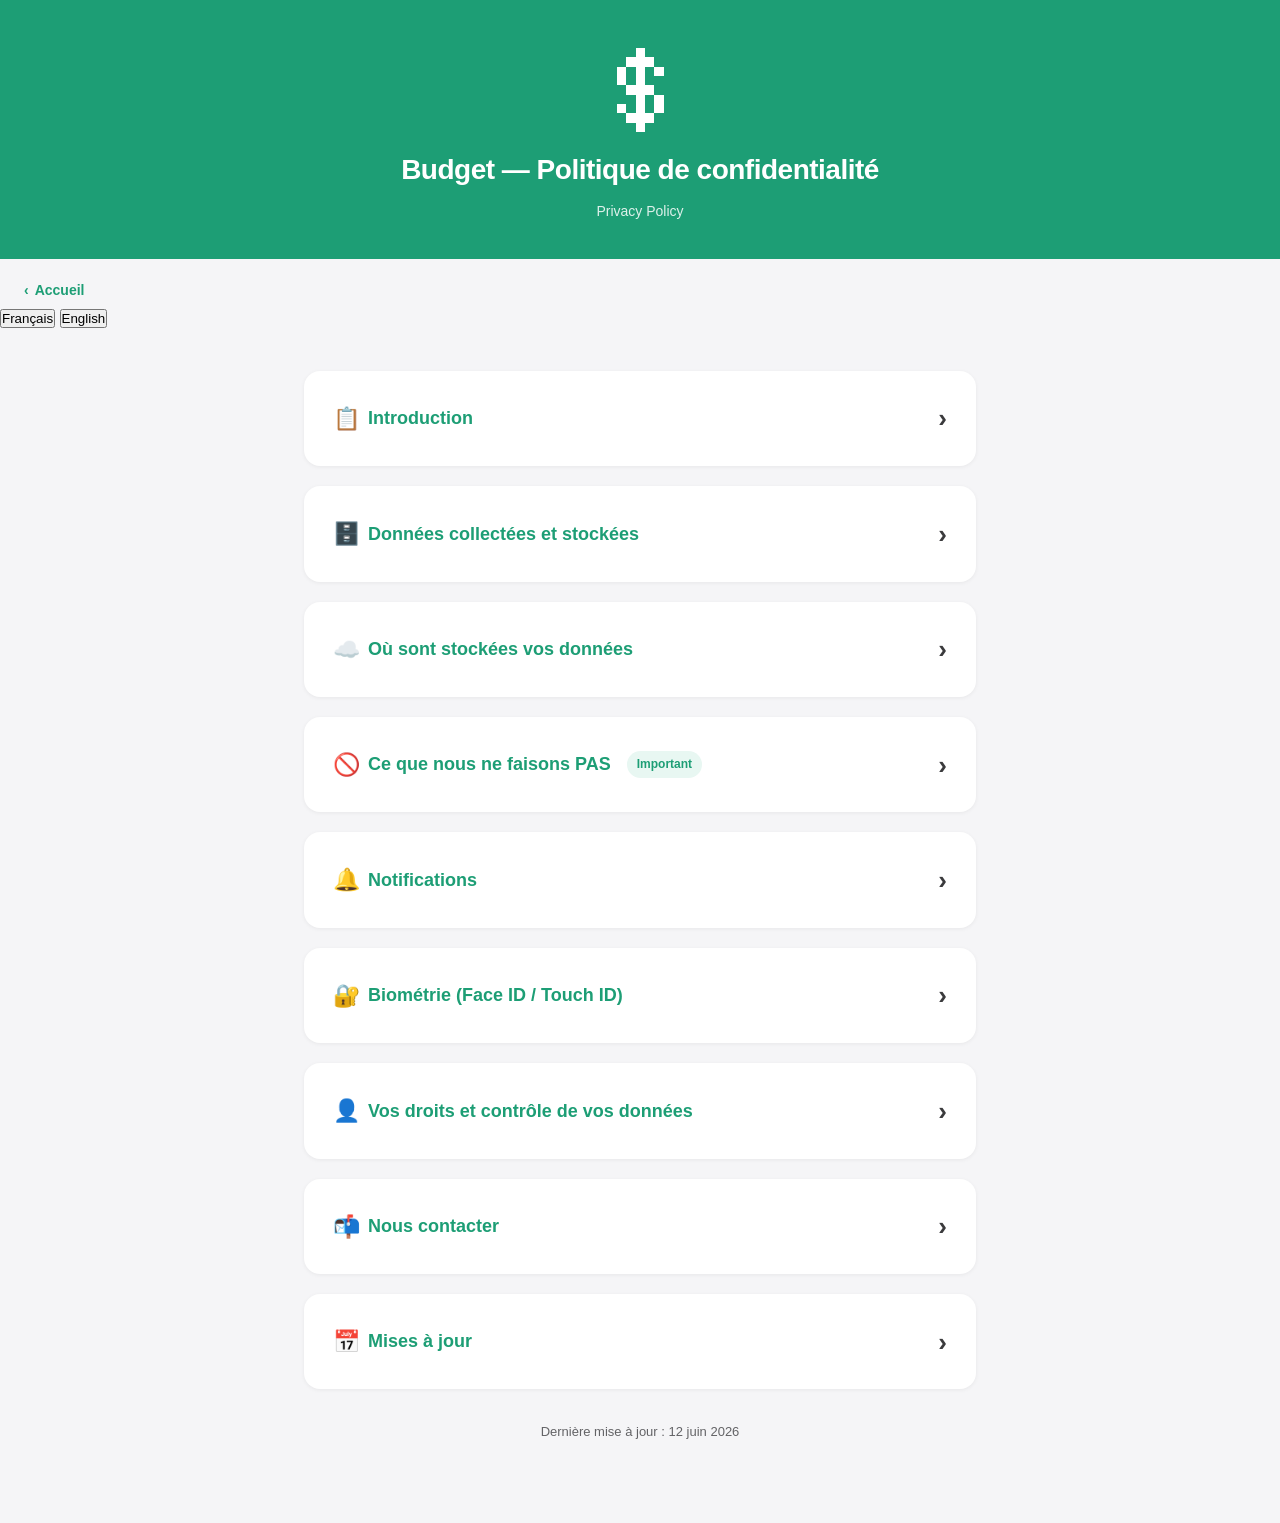
<file: privacy.html>
<!DOCTYPE html>
<html lang="fr">
<head>
  <meta charset="UTF-8" />
  <meta name="viewport" content="width=device-width, initial-scale=1.0" />
  <title>Politique de confidentialité — Budget App</title>
  <link rel="stylesheet" href="styles.css" />
</head>
<body>

<header>
  <span class="logo-icon" role="img" aria-label="Budget"></span>
  <h1>Budget — Politique de confidentialité</h1>
  <p>Privacy Policy</p>
</header>

<a class="back-link" href="index.html">‹ <span lang-section="fr">Accueil</span><span lang-section="en">Home</span></a>

<div class="lang-toggle">
  <button class="active" onclick="setLang('fr')">Français</button>
  <button onclick="setLang('en')">English</button>
</div>

<!-- ═══════════════════════════════════════ FRANÇAIS ═══════════════════════ -->

<div lang-section="fr">
<div class="container">

  <div class="section">
    <h2><span class="emoji">📋</span> Introduction</h2>
    <p>
      Budget est une application iOS de gestion budgétaire personnelle développée par Sleeplow.
      Cette politique de confidentialité décrit comment l'application traite vos informations.
    </p>
    <div class="highlight">
      <strong>En résumé :</strong> Vos données financières vous appartiennent. Elles restent sur votre appareil et dans votre compte iCloud personnel. Nous n'avons aucun accès à vos données et ne les partageons avec personne.
    </div>
  </div>

  <div class="section">
    <h2><span class="emoji">🗄️</span> Données collectées et stockées</h2>

    <p><strong>Données que vous saisissez :</strong></p>
    <ul>
      <li>Vos dépenses et revenus (description, montant, fréquence, catégorie, compte)</li>
      <li>Vos comptes bancaires (nom, solde)</li>
      <li>Vos catégories de dépenses et budgets mensuels</li>
      <li>Vos transactions rapides (Quick TX)</li>
    </ul>

    <p><strong>Données de connexion (Sign in with Apple) :</strong></p>
    <ul>
      <li>Votre prénom / nom (si vous avez choisi de le partager lors de la connexion)</li>
      <li>Un identifiant Apple anonymisé unique (jamais votre adresse courriel réelle)</li>
    </ul>

    <p><strong>Préférences de l'application :</strong></p>
    <ul>
      <li>Format de date préféré</li>
      <li>Activation du verrouillage biométrique</li>
      <li>Activation des notifications</li>
    </ul>
  </div>

  <div class="section">
    <h2><span class="emoji">☁️</span> Où sont stockées vos données</h2>
    <p>
      Toutes vos données sont stockées de deux façons :
    </p>
    <ul>
      <li><strong>Sur votre appareil</strong> — via SwiftData, la technologie de stockage natif d'Apple</li>
      <li><strong>Dans votre compte iCloud personnel</strong> — synchronisation automatique et chiffrée entre vos appareils Apple (via CloudKit)</li>
    </ul>
    <p>
      La synchronisation iCloud est assurée directement par Apple. Sleeplow n'opère aucun serveur
      et n'a aucun accès à vos données.
    </p>
    <div class="highlight">
      Vos données sont chiffrées en transit et au repos par Apple. Si vous activez la
      <strong>Protection avancée des données</strong> d'iCloud dans les Réglages iOS, elles bénéficient en plus
      du chiffrement de bout en bout. Consultez la
      <a href="https://www.apple.com/legal/privacy/fr-ww/">politique de confidentialité d'Apple</a>
      pour en savoir plus sur iCloud.
    </div>
  </div>

  <div class="section">
    <h2><span class="emoji">🚫</span> Ce que nous ne faisons PAS <span class="badge">Important</span></h2>
    <ul>
      <li>Aucun serveur tiers — pas d'envoi de données à un serveur externe</li>
      <li>Aucun outil d'analyse ou de télémétrie (pas de Firebase, Amplitude, Mixpanel, etc.)</li>
      <li>Aucune publicité et aucun réseau publicitaire</li>
      <li>Aucune vente, location ou partage de vos données avec des tiers</li>
      <li>Aucune collecte de données biométriques — Face ID et Touch ID sont traités localement par iOS</li>
    </ul>
  </div>

  <div class="section">
    <h2><span class="emoji">🔔</span> Notifications</h2>
    <p>
      Si vous activez les notifications, l'application planifie des rappels locaux pour vos
      transactions récurrentes à venir. Ces notifications sont générées et affichées directement
      sur votre appareil par iOS — aucune donnée n'est envoyée à un serveur externe.
    </p>
    <p>Vous pouvez désactiver les notifications à tout moment dans les Réglages de l'application ou dans les Réglages iOS.</p>
  </div>

  <div class="section">
    <h2><span class="emoji">🔐</span> Biométrie (Face ID / Touch ID)</h2>
    <p>
      L'option de verrouillage de l'application utilise le système d'authentification natif d'Apple
      (LocalAuthentication). Aucune donnée biométrique n'est collectée, stockée ou transmise par
      l'application. L'authentification est entièrement gérée par iOS.
    </p>
  </div>

  <div class="section">
    <h2><span class="emoji">👤</span> Vos droits et contrôle de vos données</h2>
    <ul>
      <li><strong>Export</strong> — Exportez toutes vos données en format CSV depuis Paramètres → Import / Export CSV</li>
      <li><strong>Suppression</strong> — Désinstallez l'application pour supprimer toutes les données locales. Pour supprimer les données iCloud, allez dans Réglages iOS → [Votre prénom] → iCloud → Gérer le stockage → Budget</li>
      <li><strong>Déconnexion</strong> — Vous pouvez vous déconnecter de votre compte Apple depuis Paramètres → Se déconnecter</li>
    </ul>
  </div>

  <div class="section">
    <h2><span class="emoji">📬</span> Nous contacter</h2>
    <p>Pour toute question relative à cette politique de confidentialité ou à vos données :</p>
    <div class="contact-box">
      <strong>Sleeplow</strong><br/>
      Courriel : <a href="mailto:privacy@sleeplow.ca">privacy@sleeplow.ca</a>
    </div>
  </div>

  <div class="section">
    <h2><span class="emoji">📅</span> Mises à jour</h2>
    <p>
      Cette politique peut être mise à jour pour refléter des changements dans l'application.
      La date de dernière modification est indiquée en bas de page.
      Toute modification significative sera communiquée via une mise à jour de l'application.
    </p>
  </div>

  <p class="updated">Dernière mise à jour : 12 juin 2026</p>
</div>
</div>

<!-- ═══════════════════════════════════════ ENGLISH ════════════════════════ -->

<div lang-section="en">
<div class="container">

  <div class="section">
    <h2><span class="emoji">📋</span> Introduction</h2>
    <p>
      Budget is a personal finance iOS application developed by Sleeplow.
      This privacy policy describes how the application handles your information.
    </p>
    <div class="highlight">
      <strong>In short:</strong> Your financial data belongs to you. It stays on your device and in your personal iCloud account. We have no access to your data and do not share it with anyone.
    </div>
  </div>

  <div class="section">
    <h2><span class="emoji">🗄️</span> Data Collected and Stored</h2>

    <p><strong>Data you enter:</strong></p>
    <ul>
      <li>Your expenses and income (description, amount, frequency, category, account)</li>
      <li>Your bank accounts (name, balance)</li>
      <li>Your expense categories and monthly budgets</li>
      <li>Your quick transactions (Quick TX)</li>
    </ul>

    <p><strong>Sign in with Apple data:</strong></p>
    <ul>
      <li>Your first / last name (only if you chose to share it at sign-in)</li>
      <li>A unique anonymized Apple identifier (never your real email address)</li>
    </ul>

    <p><strong>App preferences:</strong></p>
    <ul>
      <li>Preferred date format</li>
      <li>Biometric lock setting</li>
      <li>Notification setting</li>
    </ul>
  </div>

  <div class="section">
    <h2><span class="emoji">☁️</span> Where Your Data Is Stored</h2>
    <p>All your data is stored in two ways:</p>
    <ul>
      <li><strong>On your device</strong> — using SwiftData, Apple's native storage technology</li>
      <li><strong>In your personal iCloud account</strong> — automatic encrypted sync across your Apple devices (via CloudKit)</li>
    </ul>
    <p>
      iCloud synchronization is handled directly by Apple. Sleeplow operates no servers
      and has no access to your data.
    </p>
    <div class="highlight">
      Your data is encrypted in transit and at rest by Apple. If you turn on iCloud
      <strong>Advanced Data Protection</strong> in iOS Settings, it is additionally protected with
      end-to-end encryption. See
      <a href="https://www.apple.com/legal/privacy/en-ww/">Apple's Privacy Policy</a>
      to learn more about iCloud.
    </div>
  </div>

  <div class="section">
    <h2><span class="emoji">🚫</span> What We Do NOT Do <span class="badge">Important</span></h2>
    <ul>
      <li>No third-party servers — no data is sent to any external server</li>
      <li>No analytics or telemetry tools (no Firebase, Amplitude, Mixpanel, etc.)</li>
      <li>No advertising and no ad networks</li>
      <li>No selling, renting, or sharing of your data with third parties</li>
      <li>No collection of biometric data — Face ID and Touch ID are processed locally by iOS</li>
    </ul>
  </div>

  <div class="section">
    <h2><span class="emoji">🔔</span> Notifications</h2>
    <p>
      If you enable notifications, the app schedules local reminders for your upcoming recurring
      transactions. These notifications are generated and displayed directly on your device by iOS —
      no data is sent to any external server.
    </p>
    <p>You can disable notifications at any time in the app's Settings or in iOS Settings.</p>
  </div>

  <div class="section">
    <h2><span class="emoji">🔐</span> Biometrics (Face ID / Touch ID)</h2>
    <p>
      The app lock feature uses Apple's native authentication framework (LocalAuthentication).
      No biometric data is collected, stored, or transmitted by the application.
      Authentication is entirely managed by iOS.
    </p>
  </div>

  <div class="section">
    <h2><span class="emoji">👤</span> Your Rights and Data Control</h2>
    <ul>
      <li><strong>Export</strong> — Export all your data in CSV format from Settings → Import / Export CSV</li>
      <li><strong>Deletion</strong> — Uninstall the application to delete all local data. To delete iCloud data, go to iOS Settings → [Your name] → iCloud → Manage Storage → Budget</li>
      <li><strong>Sign out</strong> — You can sign out of your Apple account from Settings → Sign out</li>
    </ul>
  </div>

  <div class="section">
    <h2><span class="emoji">📬</span> Contact Us</h2>
    <p>For any questions regarding this privacy policy or your data:</p>
    <div class="contact-box">
      <strong>Sleeplow</strong><br/>
      Email: <a href="mailto:privacy@sleeplow.ca">privacy@sleeplow.ca</a>
    </div>
  </div>

  <div class="section">
    <h2><span class="emoji">📅</span> Updates</h2>
    <p>
      This policy may be updated to reflect changes in the application.
      The last modification date is shown at the bottom of this page.
      Any significant change will be communicated through an app update.
    </p>
  </div>

  <p class="updated">Last updated: June 12, 2026</p>
</div>
</div>

<script src="script.js"></script>
</body>
</html>
</file>
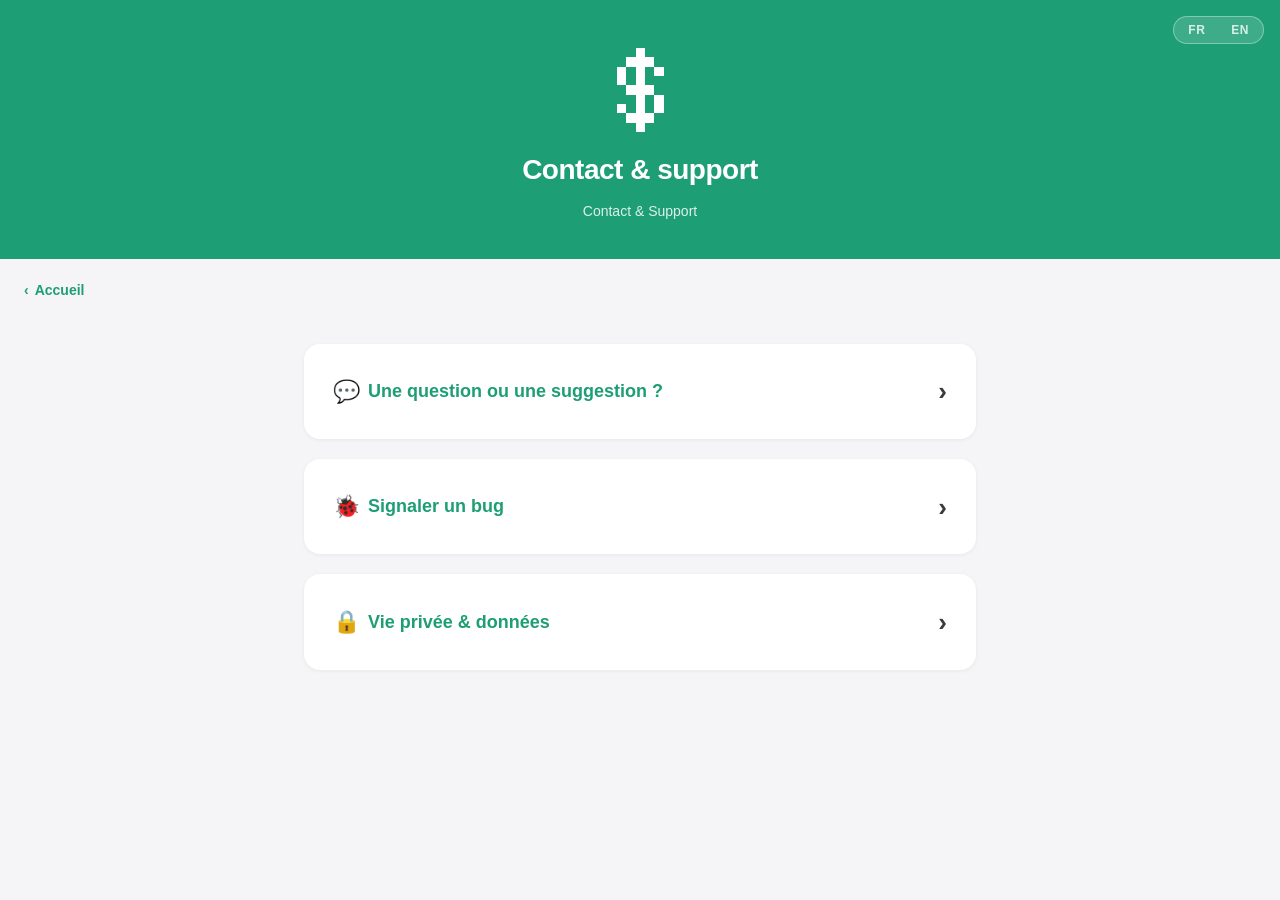
<file: budget/contact.html>
<!DOCTYPE html>
<html lang="fr" data-app="budget">
<head>
  <meta charset="UTF-8" />
  <meta name="viewport" content="width=device-width, initial-scale=1.0" />
  <title>Contact &amp; signaler un bug — Budget App</title>
  <link rel="stylesheet" href="../styles.css" />
</head>
<body>

<header>
  <div class="lang-switch" role="group" aria-label="Langue / Language">
    <button class="active" onclick="setLang('fr')">FR</button>
    <button onclick="setLang('en')">EN</button>
  </div>
  <span class="logo-icon" role="img" aria-label="Budget"></span>
  <h1>Contact &amp; support</h1>
  <p>Contact &amp; Support</p>
</header>

<a class="back-link" href="../index.html">‹ <span lang-section="fr">Accueil</span><span lang-section="en">Home</span></a>

<!-- ═══════════════════════════════════════ FRANÇAIS ═══════════════════════ -->

<div lang-section="fr">
<div class="container">

  <div class="section">
    <h2><span class="emoji">💬</span> Une question ou une suggestion ?</h2>
    <p>
      Nous serions ravis de vous lire. Pour toute question sur l'utilisation de l'application,
      une demande de fonctionnalité ou un commentaire, écrivez-nous :
    </p>
    <div class="contact-box">
      <strong>Support général</strong><br/>
      <a href="mailto:support@sleeplow.ca?subject=Budget%20—%20Support">support@sleeplow.ca</a>
    </div>
  </div>

  <div class="section">
    <h2><span class="emoji">🐞</span> Signaler un bug</h2>
    <p>
      Vous avez rencontré un problème ? Décrivez-le et nous le corrigerons au plus vite.
      Pour nous aider à diagnostiquer rapidement, incluez si possible :
    </p>
    <ul>
      <li>Le modèle de votre appareil (ex. iPhone 15) et la version d'iOS</li>
      <li>La version de l'application Budget</li>
      <li>Les étapes pour reproduire le problème</li>
      <li>Une capture d'écran si possible</li>
    </ul>
    <div class="contact-box">
      <strong>Rapport de bug</strong><br/>
      <a href="mailto:support@sleeplow.ca?subject=Budget%20—%20Rapport%20de%20bug&body=Appareil%20%3A%20%0AVersion%20iOS%20%3A%20%0AVersion%20de%20l'app%20%3A%20%0A%0AÉtapes%20pour%20reproduire%20%3A%0A1.%20%0A2.%20%0A%0AComportement%20attendu%20%3A%0A%0AComportement%20observé%20%3A%0A">support@sleeplow.ca</a>
    </div>
  </div>

  <div class="section">
    <h2><span class="emoji">🔒</span> Vie privée &amp; données</h2>
    <p>Pour toute question relative à vos données ou à la politique de confidentialité :</p>
    <div class="contact-box">
      <strong>Confidentialité</strong><br/>
      <a href="mailto:privacy@sleeplow.ca?subject=Budget%20—%20Confidentialité">privacy@sleeplow.ca</a>
    </div>
    <p style="margin-top:12px;"><a href="privacy.html">Lire la politique de confidentialité ›</a></p>
  </div>

</div>
</div>

<!-- ═══════════════════════════════════════ ENGLISH ════════════════════════ -->

<div lang-section="en">
<div class="container">

  <div class="section">
    <h2><span class="emoji">💬</span> A Question or Suggestion?</h2>
    <p>
      We'd love to hear from you. For any question about using the app, a feature request,
      or feedback, write to us:
    </p>
    <div class="contact-box">
      <strong>General support</strong><br/>
      <a href="mailto:support@sleeplow.ca?subject=Budget%20—%20Support">support@sleeplow.ca</a>
    </div>
  </div>

  <div class="section">
    <h2><span class="emoji">🐞</span> Report a Bug</h2>
    <p>
      Ran into a problem? Describe it and we'll fix it as soon as possible.
      To help us diagnose it quickly, please include if possible:
    </p>
    <ul>
      <li>Your device model (e.g. iPhone 15) and iOS version</li>
      <li>The Budget app version</li>
      <li>The steps to reproduce the issue</li>
      <li>A screenshot if possible</li>
    </ul>
    <div class="contact-box">
      <strong>Bug report</strong><br/>
      <a href="mailto:support@sleeplow.ca?subject=Budget%20—%20Bug%20report&body=Device%3A%20%0AiOS%20version%3A%20%0AApp%20version%3A%20%0A%0ASteps%20to%20reproduce%3A%0A1.%20%0A2.%20%0A%0AExpected%20behavior%3A%0A%0AActual%20behavior%3A%0A">support@sleeplow.ca</a>
    </div>
  </div>

  <div class="section">
    <h2><span class="emoji">🔒</span> Privacy &amp; Data</h2>
    <p>For any question about your data or the privacy policy:</p>
    <div class="contact-box">
      <strong>Privacy</strong><br/>
      <a href="mailto:privacy@sleeplow.ca?subject=Budget%20—%20Privacy">privacy@sleeplow.ca</a>
    </div>
    <p style="margin-top:12px;"><a href="privacy.html">Read the privacy policy ›</a></p>
  </div>

</div>
</div>

<script src="../script.js"></script>
</body>
</html>
</file>
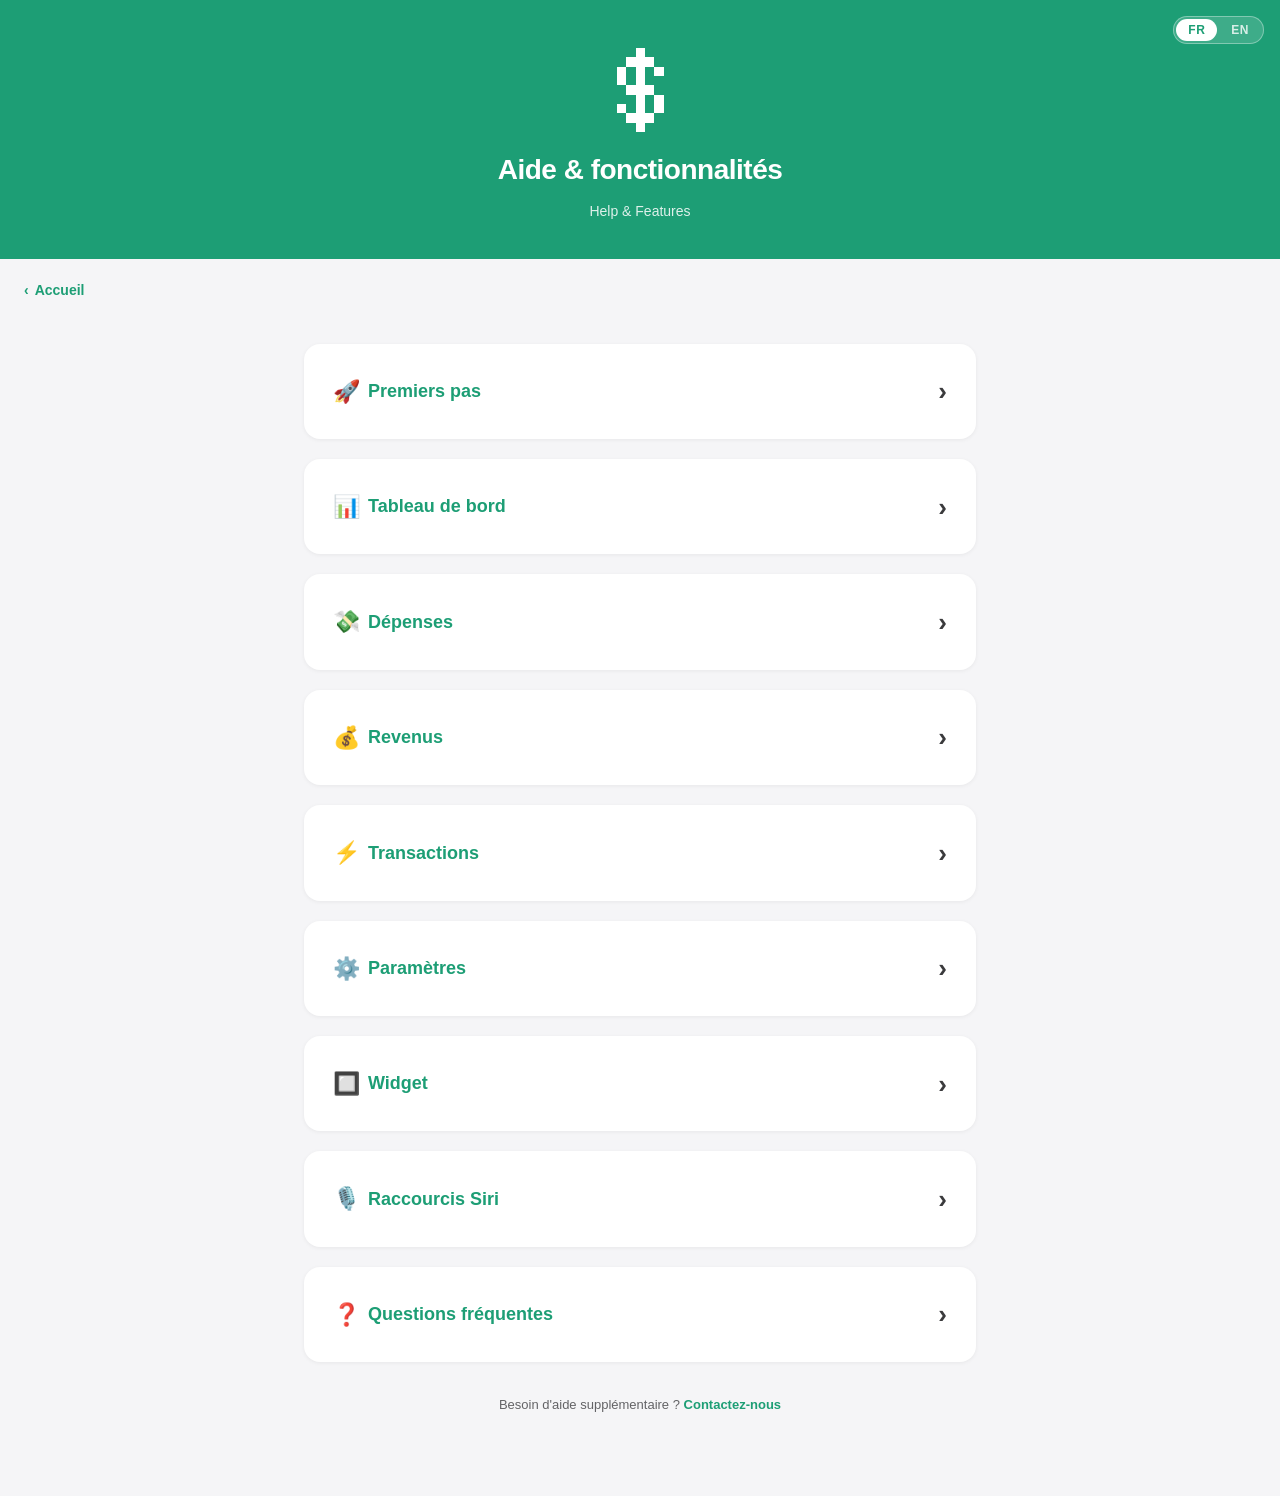
<file: budget/help.html>
<!DOCTYPE html>
<html lang="fr" data-app="budget">
<head>
  <meta charset="UTF-8" />
  <meta http-equiv="Content-Security-Policy" content="default-src 'none'; script-src 'self'; style-src 'self' 'unsafe-inline'; img-src 'self'; base-uri 'none'; form-action 'none'; object-src 'none'" />
  <meta name="referrer" content="strict-origin-when-cross-origin" />
  <meta name="viewport" content="width=device-width, initial-scale=1.0" />
  <title>Aide &amp; fonctionnalités — Budget App</title>
  <link rel="stylesheet" href="../styles.css" />
</head>
<body>

<header>
  <div class="lang-switch" role="group" aria-label="Langue / Language">
    <button class="active" type="button" data-lang="fr">FR</button>
    <button type="button" data-lang="en">EN</button>
  </div>
  <span class="logo-icon" role="img" aria-label="Budget"></span>
  <h1>Aide &amp; fonctionnalités</h1>
  <p>Help &amp; Features</p>
</header>

<a class="back-link" href="../index.html">‹ <span lang-section="fr">Accueil</span><span lang-section="en">Home</span></a>

<!-- ═══════════════════════════════════════ FRANÇAIS ═══════════════════════ -->

<div lang-section="fr">
<div class="container">

  <!-- ── Premiers pas ─────────────────────────────────────────── -->
  <div class="section">
    <h2><span class="emoji">🚀</span> Premiers pas</h2>
    <p>Budget App utilise <strong>Sign in with Apple</strong> pour vous identifier de façon sécurisée et anonyme — aucun mot de passe à retenir.</p>
    <ol>
      <li>Ouvrez l'app et appuyez sur <strong>«&nbsp;Se connecter avec Apple&nbsp;»</strong>.</li>
      <li>Authentifiez-vous avec Face ID, Touch ID ou votre code.</li>
      <li>L'app lance un court tutoriel d'introduction. Vous pouvez l'ignorer en appuyant sur <strong>«&nbsp;Passer&nbsp;»</strong> en haut à droite, ou le revoir à tout moment depuis <strong>Paramètres › À propos › Revoir l'introduction</strong>.</li>
      <li>Des catégories de départ sont créées automatiquement pour vous aider à démarrer.</li>
    </ol>
    <div class="highlight">Vos données se synchronisent automatiquement sur tous vos appareils Apple via iCloud — aucune configuration nécessaire.</div>
  </div>

  <!-- ── Tableau de bord ───────────────────────────────────────── -->
  <div class="section">
    <h2><span class="emoji">📊</span> Tableau de bord</h2>
    <p>L'onglet <strong>Tableau de bord</strong> est votre vue d'ensemble financière. Il regroupe :</p>
    <ul>
      <li><strong>Solde total</strong> — somme des soldes de tous vos comptes. Une ligne de tendance indique votre flux net mensuel (ex. : ↑ +250,00 $ / mois) pour savoir si votre solde progresse ou recule.</li>
      <li><strong>Revenus / mois</strong> — total de vos revenus ramenés à un mois (toutes fréquences confondues).</li>
      <li><strong>Dépenses / mois</strong> — idem pour vos dépenses.</li>
      <li><strong>Flux net / mois</strong> — différence revenus − dépenses.</li>
    </ul>

    <h3>Projection à 6 mois</h3>
    <p>Le graphique montre l'évolution prévue de votre solde sur les 6 prochains mois en tenant compte de toutes vos transactions récurrentes.</p>

    <h3>Top 5 dépenses</h3>
    <p>Les cinq dépenses récurrentes dont l'impact mensuel est le plus élevé.</p>

    <h3>Répartition par catégorie</h3>
    <p>Visualisez la part de chaque catégorie dans vos dépenses. Si vous avez défini un budget mensuel par catégorie, une barre de progression indique votre niveau de consommation :</p>
    <ul>
      <li>🟢 <strong>Vert</strong> — moins de 80 % du budget utilisé.</li>
      <li>🟠 <strong>Orange</strong> — entre 80 % et 99 %.</li>
      <li>🔴 <strong>Rouge</strong> — budget atteint ou dépassé.</li>
    </ul>

    <h3>Résumé des comptes</h3>
    <p>Aperçu rapide du solde de chacun de vos comptes.</p>

    <h3>Insights</h3>
    <p>La carte <strong>Insights</strong> analyse vos données et génère automatiquement des observations sur votre situation financière :</p>
    <ul>
      <li><strong>Catégorie dominante</strong> — la catégorie de dépenses qui représente la plus grande part de vos dépenses mensuelles, avec son pourcentage.</li>
      <li><strong>Taux d'épargne</strong> — si votre flux net est positif, le pourcentage de vos revenus que vous épargnez chaque mois.</li>
      <li><strong>Déficit mensuel</strong> — si vos dépenses dépassent vos revenus, le montant du déséquilibre mensuel.</li>
      <li><strong>Budget dépassé</strong> — une alerte pour chaque catégorie dont les dépenses récurrentes excèdent le budget mensuel défini, avec le montant du dépassement.</li>
    </ul>
    <h4>Analyse personnalisée (Apple Intelligence)</h4>
    <p>Sur les appareils compatibles avec Apple Intelligence activé, une section <strong>« Analyse personnalisée »</strong> apparaît en bas de la carte Insights. Elle génère jusqu'à 3 observations en langage naturel personnalisées à votre situation : tendances, recommandations concrètes, alertes de dépassement, conseils d'épargne.</p>
    <ul>
      <li>L'analyse se déclenche automatiquement à chaque changement de données.</li>
      <li>Le bouton <strong>↺</strong> à droite du titre permet de régénérer une nouvelle analyse à tout moment.</li>
      <li>Chaque observation est classée : <strong>positif</strong>, <strong>attention</strong>, <strong>conseil</strong> ou <strong>alerte</strong>.</li>
    </ul>
    <div class="highlight"><strong>Confidentialité :</strong> l'analyse utilise Apple Intelligence (FoundationModels) entièrement sur votre appareil. Aucune donnée financière n'est transmise à un serveur externe.</div>

    <h3>Personnaliser le tableau de bord</h3>
    <p>Appuyez sur l'icône <strong>« Personnaliser »</strong> (trois curseurs) en haut à droite pour réorganiser ou masquer les cartes du tableau de bord.</p>
    <ul>
      <li><strong>Réorganiser</strong> — maintenez et faites glisser une ligne pour changer l'ordre d'affichage.</li>
      <li><strong>Masquer / Afficher</strong> — utilisez le bouton à gauche de chaque ligne pour activer ou désactiver une carte.</li>
    </ul>
    <p>La configuration est sauvegardée automatiquement et synchronisée sur tous vos appareils via iCloud.</p>
  </div>

  <!-- ── Dépenses ──────────────────────────────────────────────── -->
  <div class="section">
    <h2><span class="emoji">💸</span> Dépenses</h2>
    <p>L'onglet <strong>Dépenses</strong> liste l'ensemble de vos dépenses planifiées.</p>

    <h3>Ajouter une dépense</h3>
    <ol>
      <li>Appuyez sur le bouton <strong>+</strong> en haut à droite.</li>
      <li>Remplissez les champs :
        <ul>
          <li><strong>Description</strong> — nom de la dépense (ex. : Loyer, Netflix). Maximum 150 caractères.</li>
          <li><strong>Montant</strong> — utilisez un point ou une virgule comme séparateur décimal.</li>
          <li><strong>Date</strong> — date de la première occurrence (ou date unique).</li>
          <li><strong>Fréquence</strong> — voir tableau ci-dessous.</li>
          <li><strong>Catégorie</strong> — classement pour les statistiques et les budgets.</li>
          <li><strong>Compte</strong> — compte débité.</li>
        </ul>
      </li>
      <li>Appuyez sur <strong>«&nbsp;Enregistrer&nbsp;»</strong>.</li>
    </ol>

    <h3>Scanner une facture avec Apple Intelligence</h3>
    <p>Pointez votre appareil photo vers une facture ou un reçu : l'app extrait automatiquement le montant, la date et le marchand, puis pré-remplit le formulaire pour vous.</p>
    <ol>
      <li>Appuyez sur l'icône <strong>«&nbsp;Scanner&nbsp;»</strong> (<code>doc.viewfinder</code>) dans la barre d'outils, à gauche du bouton&nbsp;+.</li>
      <li>Scannez votre document — l'interface corrige la perspective automatiquement.</li>
      <li>Patientez quelques secondes pendant l'analyse (<em>Analyse du document…</em>).</li>
      <li>Le formulaire s'ouvre pré-rempli. Vérifiez les informations, choisissez le <strong>compte</strong> et la <strong>fréquence</strong>, puis appuyez sur <strong>«&nbsp;Enregistrer&nbsp;»</strong>.</li>
    </ol>
    <div class="highlight"><strong>Confidentialité :</strong> toute l'analyse — reconnaissance de texte (Vision) et intelligence artificielle (Apple Intelligence) — s'effectue entièrement sur votre appareil. Aucune image ni donnée n'est transmise à un serveur externe.</div>

    <h4>Disponibilité selon l'état d'Apple Intelligence</h4>
    <ul>
      <li><strong>Disponible</strong> — le bouton scanner est pleinement fonctionnel.</li>
      <li><strong>Apple Intelligence désactivé</strong> — le bouton affiche un badge <strong>⚠️</strong> orange. Appuyez dessus pour voir les instructions pas à pas et le lien vers les Réglages.</li>
      <li><strong>Modèle en téléchargement</strong> — le bouton affiche un indicateur de chargement. Réessayez dans quelques minutes, le téléchargement se fait automatiquement en arrière-plan.</li>
      <li><strong>Appareil incompatible</strong> (puce antérieure à A17 Pro) — le bouton est masqué ; la fonctionnalité n'est pas disponible sur cet appareil.</li>
    </ul>

    <h3>Fréquences disponibles</h3>
    <ul>
      <li><strong>Unique</strong> — transaction ponctuelle, une seule fois.</li>
      <li><strong>Hebdo.</strong> — toutes les semaines.</li>
      <li><strong>Aux 2 sem.</strong> — toutes les deux semaines.</li>
      <li><strong>Mensuel</strong> — une fois par mois.</li>
      <li><strong>Aux 2 mois</strong> — tous les deux mois.</li>
      <li><strong>Trimestriel</strong> — tous les trois mois.</li>
      <li><strong>Annuel</strong> — une fois par an.</li>
    </ul>

    <h3>Transactions rapides dans la liste</h3>
    <p>Les Quick TX saisies comme <strong>dépenses</strong> apparaissent directement dans cet onglet, mêlées aux dépenses planifiées. Elles se distinguent visuellement par un indicateur <strong>⚡</strong> et une barre jaune à gauche de la ligne.</p>
    <ul>
      <li>Balayez à droite pour <strong>Modifier</strong> (catégorie, fréquence, montant, compte), à gauche pour <strong>Supprimer</strong>.</li>
      <li>Lors de l'ajout ou de la modification, déroulez <strong>« Détails optionnels »</strong> pour choisir la catégorie et la fréquence (par défaut : <em>Transaction Rapide</em> / <em>Unique</em>).</li>
    </ul>

    <h3>Modifier une dépense</h3>
    <p>Balayez la ligne vers la <strong>droite</strong> et appuyez sur <strong>«&nbsp;Modifier&nbsp;»</strong> (bleu).</p>

    <h3>Supprimer une dépense</h3>
    <p>Balayez la ligne vers la <strong>gauche</strong> et appuyez sur <strong>«&nbsp;Supprimer&nbsp;»</strong> (rouge). Une confirmation vous est demandée avant la suppression définitive.</p>

    <h3>Rechercher, filtrer et trier</h3>
    <ul>
      <li><strong>Recherche</strong> — tapez un mot dans la barre de recherche pour filtrer par description.</li>
      <li><strong>Filtres</strong> — icône filtre en haut : filtrez par catégorie, fréquence, compte, montant min/max, plage de dates, et <strong>source</strong> (Toutes / Planifiées / Rapides).</li>
      <li><strong>Tri</strong> — icône tri : choisissez l'ordre (date, montant, description, catégorie) et le sens (croissant/décroissant).</li>
    </ul>
    <div class="highlight">Le compteur dans la barre d'outils indique le nombre de dépenses affichées après filtrage (planifiées + rapides).</div>
  </div>

  <!-- ── Revenus ───────────────────────────────────────────────── -->
  <div class="section">
    <h2><span class="emoji">💰</span> Revenus</h2>
    <p>L'onglet <strong>Revenus</strong> fonctionne de la même façon que l'onglet Dépenses.</p>
    <ul>
      <li>Appuyez sur <strong>+</strong> pour ajouter un revenu (salaire, loyer perçu, etc.).</li>
      <li>Les champs sont identiques aux dépenses, <strong>sans champ Catégorie</strong>.</li>
      <li>Balayez à droite pour <strong>Modifier</strong>, à gauche pour <strong>Supprimer</strong>.</li>
      <li>Les mêmes options de recherche, filtres et tri sont disponibles, y compris le filtre <strong>Source</strong> (Tous / Planifiés / Rapides).</li>
      <li>Appuyez sur l'icône <strong>«&nbsp;Scanner&nbsp;»</strong> pour lire un bulletin de paie ou autre document de revenu et pré-remplir le formulaire automatiquement (voir la section Dépenses pour les détails de la fonctionnalité et les conditions de disponibilité).</li>
    </ul>
    <p>Les Quick TX saisies comme <strong>revenus</strong> apparaissent directement dans cet onglet avec un indicateur <strong>⚡</strong> et une barre jaune, modifiables et supprimables par balayage.</p>
    <div class="highlight">Les revenus récurrents alimentent la projection à 6 mois et les calculs de flux mensuel du tableau de bord.</div>
  </div>

  <!-- ── Transactions ──────────────────────────────────────────── -->
  <div class="section">
    <h2><span class="emoji">⚡</span> Transactions</h2>
    <p>L'onglet <strong>Transactions</strong> regroupe votre prévision de trésorerie et vos transactions rapides.</p>

    <h3>Soldes des comptes</h3>
    <p>En haut de l'écran, chaque compte affiche son solde actuel. Appuyez sur un montant pour le modifier directement au clavier.</p>

    <h3>Horizon de prévision</h3>
    <p>Deux façons d'ajuster la période affichée :</p>
    <ul>
      <li><strong>«&nbsp;Jusqu'au&nbsp;»</strong> — appuyez sur la date pour ouvrir un calendrier et choisir une date précise (jusqu'à 365 jours).</li>
      <li><strong>«&nbsp;Horizon rapide&nbsp;»</strong> — choisissez un raccourci dans le menu : 1 semaine, 2 semaines, 1 mois, 3 mois, 6 mois ou 1 an.</li>
    </ul>
    <p>Les transactions à venir sont regroupées par jour avec le solde projeté en fin de journée.</p>

    <h3>Couleurs des transactions</h3>
    <ul>
      <li>🟡 <strong>Jaune</strong> — transaction rapide (Quick TX).</li>
      <li>🟢 <strong>Vert</strong> — revenu prévu.</li>
      <li>🔴 <strong>Rouge</strong> — dépense prévue.</li>
    </ul>

    <h3>Auto Suivi</h3>
    <p>Quand <strong>Auto Suivi</strong> est activé, l'app ajuste automatiquement les soldes de vos comptes en fonction des transactions récurrentes passées depuis votre dernière mise à jour manuelle.</p>

    <h3>Transactions rapides (Quick TX)</h3>
    <p>Les Quick TX servent à enregistrer rapidement une dépense ou un revenu ponctuel <strong>sans date planifiée</strong> — utile pour un achat imprévu en caisse.</p>
    <ol>
      <li>Appuyez sur le bouton <strong>«&nbsp;Quick TX&nbsp;»</strong> (éclair jaune).</li>
      <li>Choisissez le type : <strong>Dépense</strong> ou <strong>Revenu</strong>.</li>
      <li>Optionnel — appuyez sur <strong>«&nbsp;Scanner un document&nbsp;»</strong> pour photographier un reçu et pré-remplir automatiquement la description et le montant (requiert Apple Intelligence).</li>
      <li>Vérifiez ou complétez la description, le montant et le compte.</li>
      <li>Optionnel — déroulez <strong>«&nbsp;Détails optionnels&nbsp;»</strong> pour choisir la catégorie (par défaut : <em>Transaction Rapide</em>) et la fréquence (par défaut : <em>Unique</em>).</li>
      <li>Appuyez sur <strong>«&nbsp;Ajouter&nbsp;»</strong>.</li>
    </ol>
    <p>La Quick TX apparaît immédiatement dans la liste avec un fond jaune et un indicateur ⚡, et met à jour le solde du compte en temps réel. Elle est également visible dans les onglets <strong>Dépenses</strong> ou <strong>Revenus</strong> selon son type. Balayez à droite pour modifier, à gauche pour supprimer.</p>
    <div class="highlight">Les Quick TX sont automatiquement supprimées après leur date afin de ne pas alourdir votre historique.</div>

    <h3>Accéder aux détails d'une transaction à venir</h3>
    <p>Appuyez longuement (ou via le menu contextuel) sur une transaction à venir pour :</p>
    <ul>
      <li><strong>Modifier</strong> — ouvre le formulaire de la dépense ou du revenu.</li>
      <li><strong>Voir dans Dépenses / Voir dans Revenus</strong> — navigue vers l'onglet correspondant et met en surbrillance la transaction.</li>
    </ul>

    <h3>Filtrer par compte</h3>
    <p>Utilisez le sélecteur de compte pour n'afficher que les transactions d'un compte précis.</p>
  </div>

  <!-- ── Paramètres ────────────────────────────────────────────── -->
  <div class="section">
    <h2><span class="emoji">⚙️</span> Paramètres</h2>

    <h3>Catégories &amp; budgets mensuels</h3>
    <p>Accédez à <strong>Paramètres › Catégories</strong> pour personnaliser vos catégories.</p>
    <ul>
      <li><strong>Ajouter</strong> — appuyez sur <strong>+</strong> et saisissez un nom (max. 50 caractères).</li>
      <li><strong>Modifier</strong> — appuyez sur une catégorie pour ouvrir son détail :
        <ul>
          <li>Changez le <strong>nom</strong> (max. 50 caractères) — toutes les dépenses associées sont automatiquement renommées.</li>
          <li>Changez la <strong>couleur</strong> — 12 couleurs disponibles.</li>
          <li>Définissez un <strong>budget mensuel</strong> — laissez vide pour ne pas fixer de limite.</li>
        </ul>
      </li>
      <li><strong>Supprimer</strong> — balayez à gauche (catégories système non supprimables).</li>
      <li><strong>Réorganiser</strong> — appuyez sur «&nbsp;Modifier&nbsp;» puis faites glisser les lignes.</li>
      <li>Les modifications sont sauvegardées automatiquement lorsque vous quittez le détail.</li>
    </ul>
    <div class="highlight">Les noms <strong>« Transaction Rapide »</strong> et <strong>« Quick Transaction »</strong> sont réservés par l'app pour les Quick TX — vous ne pouvez pas créer une catégorie avec ces noms.</div>

    <h3>Comptes bancaires</h3>
    <p>Accédez à <strong>Paramètres › Comptes</strong> pour gérer vos comptes.</p>
    <ul>
      <li><strong>Ajouter</strong> — appuyez sur <strong>+</strong> et donnez un nom au compte (max. 50 caractères).</li>
      <li><strong>Renommer</strong> — appuyez sur l'icône crayon (max. 50 caractères). Le renommage met à jour toutes les transactions associées.</li>
      <li><strong>Changer la couleur</strong> — appuyez sur le cercle coloré à gauche du nom.</li>
      <li><strong>Réorganiser</strong> — appuyez sur «&nbsp;Modifier&nbsp;» puis faites glisser.</li>
      <li><strong>Supprimer</strong> — balayez à gauche.</li>
    </ul>
    <div class="highlight">Le solde d'un compte se modifie directement depuis l'onglet Transactions, pas depuis les Paramètres.</div>

    <h3>Langue de l'interface</h3>
    <p>L'application est entièrement disponible en <strong>français et en anglais</strong> — tous les menus, boutons, étiquettes et notifications sont traduits.</p>
    <p>Accédez à <strong>Paramètres › Langue / Language</strong> pour choisir la langue d'affichage :</p>
    <ul>
      <li><strong>Système (appareil)</strong> (par défaut) — utilise la langue configurée sur votre iPhone.</li>
      <li><strong>Français</strong> — force l'affichage en français.</li>
      <li><strong>English</strong> — force l'affichage en anglais.</li>
    </ul>
    <p>Ce réglage est indépendant de la langue de votre appareil, pratique si vous utilisez votre téléphone dans une langue mais préférez gérer votre budget dans une autre.</p>

    <h3>Format de date</h3>
    <p>Choisissez votre format d'affichage des dates dans <strong>Paramètres › Format de date</strong> :</p>
    <ul>
      <li>JJ-MM-AAAA (par défaut)</li>
      <li>AAAA-MM-JJ</li>
      <li>MM-JJ-AAAA</li>
    </ul>

    <h3>Notifications</h3>
    <p>Activez les rappels depuis <strong>Paramètres › Notifications</strong>. Une fois activés, un <strong>stepper « Délai d'avertissement »</strong> apparaît pour choisir combien de jours à l'avance vous souhaitez être averti (de 1 à 7 jours).</p>
    <ul>
      <li><strong>1 jour avant</strong> (par défaut) — notification la veille à 9h00 : « Demain · Loyer ».</li>
      <li><strong>2 à 7 jours avant</strong> — notification X jours avant l'échéance : « Dans 3 jours · Loyer ».</li>
    </ul>
    <p>Les transactions des <strong>14 prochains jours</strong> sont couvertes. Changer le délai replanifie immédiatement toutes les notifications.</p>
    <p>Pour désactiver, basculez l'interrupteur. Vous pouvez également gérer les permissions depuis <strong>Réglages iOS › Budget App › Notifications</strong>.</p>

    <h4>Aperçu des notifications</h4>
    <p>Le menu <strong>« Aperçu des notifications »</strong> contrôle les informations affichées sur l'écran verrouillé :</p>
    <ul>
      <li><strong>Complet</strong> — la description <em>et</em> le montant sont visibles (ex. : « Demain · Loyer — 1 200,00 $ »).</li>
      <li><strong>Standard</strong> (par défaut) — seule la description est affichée (ex. : « Demain · Loyer »).</li>
      <li><strong>Anonyme</strong> — aucun détail financier n'apparaît sur l'écran verrouillé ; la notification reste discrète.</li>
    </ul>
    <div class="highlight">Choisissez <strong>Anonyme</strong> si des personnes de votre entourage peuvent voir votre téléphone verrouillé et que vous préférez ne pas exposer vos données financières.</div>

    <h3>Verrouillage Face ID / Touch ID</h3>
    <p>Activez le verrou depuis <strong>Paramètres › Sécurité</strong>. À chaque ouverture, l'app demande votre Face ID, Touch ID ou le code de l'appareil avant d'afficher vos données.</p>
    <p>Un écran de confidentialité masque automatiquement le contenu de l'app lorsque vous consultez le sélecteur d'applications.</p>

    <h3>Import / Export CSV</h3>
    <p>Accédez à <strong>Paramètres › Données › Import / Export CSV</strong>.</p>
    <ul>
      <li><strong>Exporter</strong> — génère un fichier .csv de vos dépenses ou revenus, prêt à ouvrir dans Excel ou Numbers.</li>
      <li><strong>Importer</strong> — sélectionnez un fichier .csv pour ajouter des transactions en lot.</li>
    </ul>
    <p>Format attendu pour les dépenses :</p>
    <p><code>Description, Montant, Date (ISO8601), Fréquence, Catégorie, Compte</code></p>
    <p>Format attendu pour les revenus :</p>
    <p><code>Description, Montant, Date (ISO8601), Fréquence, Compte</code></p>
    <div class="highlight">Les fréquences valides dans le CSV sont : unique, hebdo, bihebdo, mensuel, bimensuel, trimestriel, annuel.</div>
    <div class="highlight">Les catégories et comptes présents dans le fichier CSV sont créés automatiquement s'ils n'existent pas encore — vous pourrez les personnaliser ensuite dans <strong>Paramètres › Catégories</strong> et <strong>Paramètres › Comptes</strong>.</div>

    <h3>Synchronisation iCloud</h3>
    <p>La synchronisation est entièrement automatique. Dès que vous ajoutez ou modifiez une transaction sur un appareil, les changements se propagent sur tous vos appareils Apple connectés au même identifiant iCloud. Aucune action de votre part n'est requise.</p>
  </div>

  <!-- ── Widget ──────────────────────────────────────────────── -->
  <div class="section">
    <h2><span class="emoji">🔲</span> Widget</h2>
    <p>Budget App inclut un <strong>widget pour l'écran d'accueil</strong> (format petite case) qui affiche en un coup d'œil votre situation financière mensuelle.</p>

    <h3>Contenu du widget</h3>
    <ul>
      <li><strong>Flux net mensuel</strong> — affiché en grand, en vert si positif, en rouge si négatif (ex. : +250 $).</li>
      <li><strong>Revenus</strong> — total mensuel en bas à gauche.</li>
      <li><strong>Dépenses</strong> — total mensuel en bas à droite.</li>
    </ul>

    <h3>Ajouter le widget</h3>
    <ol>
      <li>Sur l'écran d'accueil, appuyez longuement sur une zone vide.</li>
      <li>Appuyez sur le bouton <strong>+</strong> en haut à gauche.</li>
      <li>Recherchez <strong>Budget</strong> dans la liste.</li>
      <li>Sélectionnez le widget et appuyez sur <strong>«&nbsp;Ajouter le widget&nbsp;»</strong>.</li>
    </ol>

    <h3>Langue du widget</h3>
    <p>Le widget utilise automatiquement la <strong>même langue que celle choisie dans l'app</strong> (Paramètres › Langue). Si vous passez de français à anglais dans l'app, le widget se met à jour immédiatement.</p>

    <div class="highlight">Le widget se met à jour automatiquement chaque fois que vous ouvrez l'app ou modifiez vos données financières.</div>
  </div>

  <!-- ── Raccourcis Siri ──────────────────────────────────────── -->
  <div class="section">
    <h2><span class="emoji">🎙️</span> Raccourcis Siri</h2>
    <p>Budget App s'intègre à <strong>Siri</strong> et à l'app <strong>Raccourcis</strong> pour vous permettre de naviguer dans l'app ou de consulter vos données par la voix.</p>

    <h3>Navigation rapide (ouvre l'app)</h3>
    <ul>
      <li><strong>«&nbsp;Ouvrir le tableau de bord de Budget&nbsp;»</strong> — navigue vers le tableau de bord.</li>
      <li><strong>«&nbsp;Afficher mon budget dans Budget&nbsp;»</strong> — idem.</li>
      <li><strong>«&nbsp;Voir mes dépenses dans Budget&nbsp;»</strong> — ouvre l'onglet Dépenses.</li>
      <li><strong>«&nbsp;Voir mes revenus dans Budget&nbsp;»</strong> — ouvre l'onglet Revenus.</li>
      <li><strong>«&nbsp;Voir mes transactions dans Budget&nbsp;»</strong> — ouvre l'onglet Transactions.</li>
    </ul>

    <h3>Consultation vocale (sans ouvrir l'app)</h3>
    <ul>
      <li><strong>«&nbsp;Quel est mon solde dans Budget&nbsp;»</strong> — Siri vous annonce votre solde total.</li>
      <li><strong>«&nbsp;Mon budget du mois dans Budget&nbsp;»</strong> — Siri vous résume revenus, dépenses et flux net du mois.</li>
    </ul>
    <div class="highlight"><strong>Sécurité :</strong> les commandes de consultation vocale requièrent votre Face ID, Touch ID ou code d'appareil avant d'annoncer vos données — même sur un écran verrouillé.</div>

    <h3>Ajout rapide de dépense</h3>
    <ul>
      <li><strong>«&nbsp;Ajouter une dépense dans Budget&nbsp;»</strong> — Siri demande votre Face ID / Touch ID, puis le montant et la description, et ouvre directement le formulaire d'ajout.</li>
      <li><strong>«&nbsp;Nouvelle dépense Budget&nbsp;»</strong> — raccourci alternatif.</li>
    </ul>

    <h3>Créer un raccourci personnalisé</h3>
    <ol>
      <li>Ouvrez l'app <strong>Raccourcis</strong> sur votre iPhone.</li>
      <li>Appuyez sur <strong>+</strong> pour créer un nouveau raccourci.</li>
      <li>Recherchez <strong>Budget</strong> dans la liste des actions.</li>
      <li>Choisissez l'action souhaitée et personnalisez la phrase d'activation.</li>
    </ol>

    <div class="highlight">Les raccourcis vocaux fonctionnent aussi via les boutons d'action (iPhone 15 Pro et ultérieurs) et les automatisations de l'app Raccourcis.</div>
  </div>

  <!-- ── FAQ ──────────────────────────────────────────────────── -->
  <div class="section">
    <h2><span class="emoji">❓</span> Questions fréquentes</h2>

    <h3>Mes données sont-elles sauvegardées si je désinstalle l'app ?</h3>
    <p>Oui — si iCloud est actif, vos données sont stockées dans votre espace iCloud et restaurées automatiquement lors de la réinstallation.</p>

    <h3>Puis-je avoir plusieurs comptes bancaires ?</h3>
    <p>Oui. Ajoutez autant de comptes que vous le souhaitez depuis <strong>Paramètres › Comptes</strong>. Chaque dépense et revenu est lié à un compte précis.</p>

    <h3>Comment corriger le solde d'un compte ?</h3>
    <p>Allez dans l'onglet <strong>Transactions</strong>, appuyez sur le montant du compte en haut de l'écran et saisissez le nouveau solde.</p>

    <h3>Une dépense récurrente apparaît-elle plusieurs fois dans l'historique ?</h3>
    <p>Dans l'onglet <strong>Dépenses</strong>, chaque entrée représente une règle récurrente (une seule ligne). Dans l'onglet <strong>Transactions</strong>, chaque occurrence future est listée séparément dans la prévision.</p>

    <h3>Quelle est la différence entre une Quick TX et une dépense normale ?</h3>
    <p>Une <strong>dépense normale</strong> est planifiée et récurrente — elle sert aux projections et au tableau de bord. Une <strong>Quick TX</strong> est un achat immédiat et ponctuel : elle met à jour le solde du compte instantanément sans affecter les projections futures.</p>

    <h3>Qu'est-ce que l'Auto Suivi ?</h3>
    <p>L'Auto Suivi détecte les transactions récurrentes dont la date est passée depuis votre dernière mise à jour manuelle, et ajuste les soldes de vos comptes en conséquence automatiquement.</p>

    <h3>Comment revoir le tutoriel d'introduction ?</h3>
    <p>Allez dans <strong>Paramètres › À propos › Revoir l'introduction</strong>.</p>

    <h3>L'app fonctionne-t-elle sans connexion internet ?</h3>
    <p>Oui. Toutes les fonctionnalités sont disponibles hors ligne. La synchronisation iCloud se fait dès que la connexion est rétablie.</p>

    <h3>Comment supprimer mon compte ?</h3>
    <p>Pour effacer toutes vos données, allez dans <strong>Paramètres de l'app › Compte › Supprimer toutes les données</strong>. Cette action supprime toutes vos dépenses, revenus, catégories et comptes de cet appareil et d'iCloud.</p>
    <p>Pour révoquer également les autorisations Apple, rendez-vous dans <strong>Réglages iOS › [Votre nom] › Mot de passe et sécurité › Apps utilisant votre identifiant Apple</strong>.</p>

    <h3>L'app utilise-t-elle de l'intelligence artificielle ?</h3>
    <p>Oui, pour deux fonctionnalités — toutes deux entièrement <strong>sur votre appareil</strong>, sans aucun envoi de données à l'extérieur :</p>
    <ul>
      <li><strong>Scan de documents</strong> (factures, reçus, bulletins de paie) — disponible dans les onglets Dépenses, Revenus et Transaction rapide. Utilise Vision (OCR) pour reconnaître le texte, puis Apple Intelligence pour en extraire le montant, la date, le marchand et la catégorie.</li>
      <li><strong>Analyse personnalisée des Insights</strong> — dans l'onglet Tableau de bord, Apple Intelligence génère jusqu'à 3 observations en langage naturel sur votre situation financière (tendances, conseils, alertes) à partir de vos agrégats mensuels.</li>
    </ul>
    <p><strong>Aucune image, aucun texte de vos documents et aucune donnée financière n'est envoyée à un serveur externe.</strong> Le traitement se fait localement sur votre iPhone via le modèle Apple Intelligence (FoundationModels), sans connexion internet nécessaire.</p>
    <p>Toutes les autres fonctionnalités (projections, notifications, widget, synchronisation iCloud, etc.) ne font appel à aucune intelligence artificielle.</p>
  </div>

  <p class="updated">Besoin d'aide supplémentaire ? <a href="contact.html">Contactez-nous</a></p>
</div>
</div>

<!-- ═══════════════════════════════════════ ENGLISH ════════════════════════ -->

<div lang-section="en">
<div class="container">

  <!-- ── Getting Started ──────────────────────────────────────── -->
  <div class="section">
    <h2><span class="emoji">🚀</span> Getting Started</h2>
    <p>Budget App uses <strong>Sign in with Apple</strong> to identify you securely and anonymously — no password to remember.</p>
    <ol>
      <li>Open the app and tap <strong>"Sign in with Apple"</strong>.</li>
      <li>Authenticate with Face ID, Touch ID, or your passcode.</li>
      <li>A short introduction tutorial will launch. You can skip it by tapping <strong>"Skip"</strong> in the top right, or replay it at any time from <strong>Settings › About › Replay Introduction</strong>.</li>
      <li>Default categories are created automatically to help you get started.</li>
    </ol>
    <div class="highlight">Your data syncs automatically across all your Apple devices via iCloud — no configuration required.</div>
  </div>

  <!-- ── Dashboard ────────────────────────────────────────────── -->
  <div class="section">
    <h2><span class="emoji">📊</span> Dashboard</h2>
    <p>The <strong>Dashboard</strong> tab is your financial overview. It shows:</p>
    <ul>
      <li><strong>Total balance</strong> — sum of all your account balances. A trend line shows your monthly net flow (e.g. ↑ +$250.00 / month) so you know whether your balance is growing or shrinking.</li>
      <li><strong>Income / month</strong> — all your revenues normalized to a monthly amount.</li>
      <li><strong>Expenses / month</strong> — same, for your expenses.</li>
      <li><strong>Net flow / month</strong> — income minus expenses.</li>
    </ul>

    <h3>6-Month Projection</h3>
    <p>The chart shows your predicted balance over the next 6 months, based on all your recurring transactions.</p>

    <h3>Top 5 Expenses</h3>
    <p>The five recurring expenses with the highest monthly impact.</p>

    <h3>Category Breakdown</h3>
    <p>A visual distribution of your spending by category. If you've set a monthly budget for a category, a progress bar shows your current usage level:</p>
    <ul>
      <li>🟢 <strong>Green</strong> — under 80% of budget used.</li>
      <li>🟠 <strong>Orange</strong> — between 80% and 99%.</li>
      <li>🔴 <strong>Red</strong> — budget reached or exceeded.</li>
    </ul>

    <h3>Account Summary</h3>
    <p>A quick view of each account's current balance.</p>

    <h3>Insights</h3>
    <p>The <strong>Insights</strong> card analyses your data and automatically surfaces observations about your financial situation:</p>
    <ul>
      <li><strong>Dominant category</strong> — the expense category that represents the largest share of your monthly spending, with its percentage.</li>
      <li><strong>Savings rate</strong> — if your net flow is positive, the percentage of your income you save each month.</li>
      <li><strong>Monthly deficit</strong> — if your expenses exceed your income, the amount of the monthly shortfall.</li>
      <li><strong>Budget exceeded</strong> — an alert for each category whose recurring expenses exceed the defined monthly budget, with the overage amount.</li>
    </ul>
    <h4>Personalized Analysis (Apple Intelligence)</h4>
    <p>On compatible devices with Apple Intelligence enabled, a <strong>"Personalized Analysis"</strong> section appears at the bottom of the Insights card. It generates up to 3 natural-language observations tailored to your situation: spending trends, concrete recommendations, budget alerts, savings tips.</p>
    <ul>
      <li>The analysis triggers automatically whenever your data changes.</li>
      <li>The <strong>↺</strong> button to the right of the heading regenerates a fresh analysis at any time.</li>
      <li>Each observation is classified as: <strong>positive</strong>, <strong>attention</strong>, <strong>advice</strong>, or <strong>alert</strong>.</li>
    </ul>
    <div class="highlight"><strong>Privacy:</strong> the analysis uses Apple Intelligence (FoundationModels) entirely on your device. No financial data is ever sent to an external server.</div>

    <h3>Customize the Dashboard</h3>
    <p>Tap the <strong>Customize</strong> icon (three sliders) in the top right to reorder or hide dashboard cards.</p>
    <ul>
      <li><strong>Reorder</strong> — press and hold a row, then drag it to change the display order.</li>
      <li><strong>Hide / Show</strong> — use the toggle on the left of each row to enable or disable a card.</li>
    </ul>
    <p>Your configuration is saved automatically and synced to all your devices via iCloud.</p>
  </div>

  <!-- ── Expenses ──────────────────────────────────────────────── -->
  <div class="section">
    <h2><span class="emoji">💸</span> Expenses</h2>
    <p>The <strong>Expenses</strong> tab lists all your planned expenses.</p>

    <h3>Adding an Expense</h3>
    <ol>
      <li>Tap the <strong>+</strong> button in the top right.</li>
      <li>Fill in the fields:
        <ul>
          <li><strong>Description</strong> — name of the expense (e.g. Rent, Netflix). Maximum 150 characters.</li>
          <li><strong>Amount</strong> — use a period or comma as the decimal separator.</li>
          <li><strong>Date</strong> — date of the first (or only) occurrence.</li>
          <li><strong>Frequency</strong> — see table below.</li>
          <li><strong>Category</strong> — used for statistics and budget tracking.</li>
          <li><strong>Account</strong> — the account to debit.</li>
        </ul>
      </li>
      <li>Tap <strong>"Save"</strong>.</li>
    </ol>

    <h3>Scanning a Receipt with Apple Intelligence</h3>
    <p>Point your camera at an invoice or receipt and let the app automatically extract the amount, date, and merchant, then pre-fill the form for you.</p>
    <ol>
      <li>Tap the <strong>"Scan"</strong> icon (<code>doc.viewfinder</code>) in the toolbar, to the left of the + button.</li>
      <li>Scan your document — the interface corrects the perspective automatically.</li>
      <li>Wait a few seconds while the app analyses the document (<em>Analysing document…</em>).</li>
      <li>The form opens pre-filled. Review the information, choose the <strong>account</strong> and <strong>frequency</strong>, then tap <strong>"Save"</strong>.</li>
    </ol>
    <div class="highlight"><strong>Privacy:</strong> all analysis — text recognition (Vision) and artificial intelligence (Apple Intelligence) — runs entirely on your device. No image or data is sent to any external server.</div>

    <h4>Availability based on Apple Intelligence status</h4>
    <ul>
      <li><strong>Available</strong> — the scan button is fully functional.</li>
      <li><strong>Apple Intelligence disabled</strong> — the button shows an orange <strong>⚠️</strong> badge. Tap it for step-by-step activation instructions and a link to Settings.</li>
      <li><strong>Model downloading</strong> — the button shows a loading indicator. Try again in a few minutes; the download happens automatically in the background.</li>
      <li><strong>Incompatible device</strong> (pre-A17 Pro chip) — the button is hidden; the feature is not available on this device.</li>
    </ul>

    <h3>Available Frequencies</h3>
    <ul>
      <li><strong>One-time</strong> — a single, non-recurring transaction.</li>
      <li><strong>Weekly</strong> — every week.</li>
      <li><strong>Bi-weekly</strong> — every two weeks.</li>
      <li><strong>Monthly</strong> — once a month.</li>
      <li><strong>Every 2 months</strong> — every two months.</li>
      <li><strong>Quarterly</strong> — every three months.</li>
      <li><strong>Annual</strong> — once a year.</li>
    </ul>

    <h3>Quick Transactions in the List</h3>
    <p>Quick TX recorded as <strong>expenses</strong> appear directly in this tab, alongside your planned expenses. They are visually identified by a <strong>⚡</strong> indicator and a yellow bar on the left of the row.</p>
    <ul>
      <li>Swipe right to <strong>Edit</strong> (category, frequency, amount, account), left to <strong>Delete</strong>.</li>
      <li>When adding or editing, expand <strong>"Optional details"</strong> to choose the category and frequency (defaults: <em>Quick Transaction</em> / <em>One-time</em>).</li>
    </ul>

    <h3>Editing an Expense</h3>
    <p>Swipe the row to the <strong>right</strong> and tap <strong>"Edit"</strong> (blue).</p>

    <h3>Deleting an Expense</h3>
    <p>Swipe the row to the <strong>left</strong> and tap <strong>"Delete"</strong> (red). A confirmation is required before permanent deletion.</p>

    <h3>Search, Filter &amp; Sort</h3>
    <ul>
      <li><strong>Search</strong> — type in the search bar to filter by description.</li>
      <li><strong>Filters</strong> — filter icon at the top: filter by category, frequency, account, min/max amount, date range, and <strong>source</strong> (All / Planned / Quick).</li>
      <li><strong>Sort</strong> — sort icon: choose the order (date, amount, description, category) and direction (ascending/descending).</li>
    </ul>
    <div class="highlight">The counter in the toolbar shows how many expenses are currently displayed after filtering (planned + quick).</div>
  </div>

  <!-- ── Income ────────────────────────────────────────────────── -->
  <div class="section">
    <h2><span class="emoji">💰</span> Income</h2>
    <p>The <strong>Income</strong> tab works exactly like the Expenses tab.</p>
    <ul>
      <li>Tap <strong>+</strong> to add income (salary, rental income, etc.).</li>
      <li>Fields are identical to expenses, <strong>without a Category field</strong>.</li>
      <li>Swipe right to <strong>Edit</strong>, left to <strong>Delete</strong>.</li>
      <li>The same search, filter, and sort options are available, including the <strong>Source</strong> filter (All / Planned / Quick).</li>
      <li>Tap the <strong>"Scan"</strong> icon to read a pay stub or other income document and pre-fill the form automatically (see the Expenses section for full feature details and availability requirements).</li>
    </ul>
    <p>Quick TX recorded as <strong>income</strong> appear directly in this tab with a <strong>⚡</strong> indicator and a yellow bar, editable and deletable by swiping.</p>
    <div class="highlight">Recurring income feeds the 6-month projection and the monthly cash flow calculations on the dashboard.</div>
  </div>

  <!-- ── Transactions ──────────────────────────────────────────── -->
  <div class="section">
    <h2><span class="emoji">⚡</span> Transactions</h2>
    <p>The <strong>Transactions</strong> tab combines your cash flow forecast and quick transactions.</p>

    <h3>Account Balances</h3>
    <p>At the top of the screen, each account displays its current balance. Tap an amount to edit it directly with the keyboard.</p>

    <h3>Forecast Horizon</h3>
    <p>Two ways to adjust the displayed period:</p>
    <ul>
      <li><strong>"Until"</strong> — tap the date to open a calendar and pick a specific end date (up to 365 days).</li>
      <li><strong>"Quick horizon"</strong> — choose a shortcut from the menu: 1 week, 2 weeks, 1 month, 3 months, 6 months, or 1 year.</li>
    </ul>
    <p>Upcoming transactions are grouped by day with a projected end-of-day balance.</p>

    <h3>Transaction Colors</h3>
    <ul>
      <li>🟡 <strong>Yellow</strong> — quick transaction (Quick TX).</li>
      <li>🟢 <strong>Green</strong> — upcoming income.</li>
      <li>🔴 <strong>Red</strong> — upcoming expense.</li>
    </ul>

    <h3>Auto-Track</h3>
    <p>When <strong>Auto-Track</strong> is enabled, the app automatically adjusts your account balances based on recurring transactions that have passed since your last manual update.</p>

    <h3>Quick Transactions (Quick TX)</h3>
    <p>Quick TX lets you instantly record an unplanned expense or income <strong>without a scheduled date</strong> — handy for an unexpected purchase.</p>
    <ol>
      <li>Tap the <strong>"Quick TX"</strong> button (yellow lightning bolt).</li>
      <li>Choose the type: <strong>Expense</strong> or <strong>Income</strong>.</li>
      <li>Optional — tap <strong>"Scan a document"</strong> to photograph a receipt and automatically pre-fill the description and amount (requires Apple Intelligence).</li>
      <li>Verify or complete the description, amount, and account.</li>
      <li>Optional — expand <strong>"Optional details"</strong> to choose the category (default: <em>Quick Transaction</em>) and frequency (default: <em>One-time</em>).</li>
      <li>Tap <strong>"Add"</strong>.</li>
    </ol>
    <p>The Quick TX appears immediately in the list with a yellow background and a ⚡ indicator, and updates the account balance in real time. It is also visible in the <strong>Expenses</strong> or <strong>Income</strong> tab depending on its type. Swipe right to edit, left to delete.</p>
    <div class="highlight">Quick transactions are automatically purged after their date to keep your data clean.</div>

    <h3>Accessing an Upcoming Transaction's Details</h3>
    <p>Long-press (or use the context menu) on an upcoming transaction to:</p>
    <ul>
      <li><strong>Edit</strong> — opens the expense or income form.</li>
      <li><strong>View in Expenses / View in Income</strong> — navigates to the corresponding tab and highlights the transaction.</li>
    </ul>

    <h3>Filter by Account</h3>
    <p>Use the account picker to show only transactions for a specific account.</p>
  </div>

  <!-- ── Settings ──────────────────────────────────────────────── -->
  <div class="section">
    <h2><span class="emoji">⚙️</span> Settings</h2>

    <h3>Categories &amp; Monthly Budgets</h3>
    <p>Go to <strong>Settings › Categories</strong> to customize your categories.</p>
    <ul>
      <li><strong>Add</strong> — tap <strong>+</strong> and enter a name (max. 50 characters).</li>
      <li><strong>Edit</strong> — tap a category to open its detail view:
        <ul>
          <li>Change the <strong>name</strong> (max. 50 characters) — all linked expenses are automatically updated.</li>
          <li>Change the <strong>color</strong> — 12 colors available.</li>
          <li>Set a <strong>monthly budget</strong> — leave blank for no limit.</li>
        </ul>
      </li>
      <li><strong>Delete</strong> — swipe left (system categories cannot be deleted).</li>
      <li><strong>Reorder</strong> — tap "Edit" then drag rows into place.</li>
      <li>Changes save automatically when you navigate back.</li>
    </ul>
    <div class="highlight">The names <strong>"Quick Transaction"</strong> and <strong>"Transaction Rapide"</strong> are reserved by the app for Quick TX — you cannot create a category with either of these names.</div>

    <h3>Bank Accounts</h3>
    <p>Go to <strong>Settings › Accounts</strong> to manage your accounts.</p>
    <ul>
      <li><strong>Add</strong> — tap <strong>+</strong> and name the account (max. 50 characters).</li>
      <li><strong>Rename</strong> — tap the pencil icon (max. 50 characters). The rename updates all associated transactions.</li>
      <li><strong>Change color</strong> — tap the colored circle next to the name.</li>
      <li><strong>Reorder</strong> — tap "Edit" then drag rows.</li>
      <li><strong>Delete</strong> — swipe left.</li>
    </ul>
    <div class="highlight">An account's balance is edited directly in the Transactions tab, not in Settings.</div>

    <h3>Display Language</h3>
    <p>The app is fully available in <strong>French and English</strong> — all menus, buttons, labels and notifications are translated.</p>
    <p>Go to <strong>Settings › Langue / Language</strong> to choose the display language:</p>
    <ul>
      <li><strong>Système (appareil) / System (device)</strong> (default) — uses the language set on your iPhone.</li>
      <li><strong>Français</strong> — forces French.</li>
      <li><strong>English</strong> — forces English.</li>
    </ul>
    <p>This setting is independent of your device language — useful if you use your phone in one language but prefer to manage your budget in another.</p>

    <h3>Date Format</h3>
    <p>Choose your preferred date display format in <strong>Settings › Date Format</strong>:</p>
    <ul>
      <li>DD-MM-YYYY (default)</li>
      <li>YYYY-MM-DD</li>
      <li>MM-DD-YYYY</li>
    </ul>

    <h3>Notifications</h3>
    <p>Enable reminders from <strong>Settings › Notifications</strong>. Once enabled, a <strong>"Notification lead time" stepper</strong> appears so you can choose how many days in advance you want to be notified (1 to 7 days).</p>
    <ul>
      <li><strong>1 day before</strong> (default) — notification the day before at 9:00 AM: "Tomorrow · Rent".</li>
      <li><strong>2 to 7 days before</strong> — notification X days before the due date: "In 3 days · Rent".</li>
    </ul>
    <p>Transactions within the <strong>next 14 days</strong> are covered. Changing the lead time immediately reschedules all notifications.</p>
    <p>To disable, toggle the switch off. You can also manage permissions from <strong>iOS Settings › Budget App › Notifications</strong>.</p>

    <h4>Notification preview</h4>
    <p>The <strong>"Notification preview"</strong> menu controls what information is displayed on the lock screen:</p>
    <ul>
      <li><strong>Full</strong> — the description <em>and</em> the amount are visible (e.g., "Tomorrow · Rent — $1,200.00").</li>
      <li><strong>Standard</strong> (default) — only the description is shown (e.g., "Tomorrow · Rent").</li>
      <li><strong>Anonymous</strong> — no financial details appear on the lock screen; the notification stays discreet.</li>
    </ul>
    <div class="highlight">Choose <strong>Anonymous</strong> if people around you can see your locked phone and you prefer not to expose your financial data.</div>

    <h3>Face ID / Touch ID Lock</h3>
    <p>Enable the lock from <strong>Settings › Security</strong>. Each time the app opens, it will request your Face ID, Touch ID, or device passcode before displaying your data.</p>
    <p>A privacy screen automatically hides your financial data when you view the app switcher.</p>

    <h3>CSV Import / Export</h3>
    <p>Go to <strong>Settings › Data › Import / Export CSV</strong>.</p>
    <ul>
      <li><strong>Export</strong> — generates a .csv file of your expenses or income, ready to open in Excel or Numbers.</li>
      <li><strong>Import</strong> — select a .csv file to add transactions in bulk.</li>
    </ul>
    <p>Expected format for expenses:</p>
    <p><code>Description, Amount, Date (ISO8601), Frequency, Category, Account</code></p>
    <p>Expected format for income:</p>
    <p><code>Description, Amount, Date (ISO8601), Frequency, Account</code></p>
    <div class="highlight">Valid frequency values in CSV: unique, hebdo, bihebdo, mensuel, bimensuel, trimestriel, annuel.</div>
    <div class="highlight">Categories and accounts referenced in the CSV file are automatically created if they don't already exist — you can customize them afterwards in <strong>Settings › Categories</strong> and <strong>Settings › Accounts</strong>.</div>

    <h3>iCloud Sync</h3>
    <p>Sync is fully automatic. Any transaction you add or edit on one device is propagated to all your Apple devices signed in with the same iCloud account. No action is required on your part.</p>
  </div>

  <!-- ── Widget ──────────────────────────────────────────────── -->
  <div class="section">
    <h2><span class="emoji">🔲</span> Widget</h2>
    <p>Budget App includes a <strong>Home Screen widget</strong> (small size) that lets you see your monthly financial snapshot at a glance.</p>

    <h3>Widget Content</h3>
    <ul>
      <li><strong>Monthly net flow</strong> — displayed large, green if positive, red if negative (e.g. +$250).</li>
      <li><strong>Income</strong> — monthly total at the bottom left.</li>
      <li><strong>Expenses</strong> — monthly total at the bottom right.</li>
    </ul>

    <h3>Adding the Widget</h3>
    <ol>
      <li>On the Home Screen, long-press on an empty area.</li>
      <li>Tap the <strong>+</strong> button in the top left.</li>
      <li>Search for <strong>Budget</strong> in the list.</li>
      <li>Select the widget and tap <strong>"Add Widget"</strong>.</li>
    </ol>

    <h3>Widget Language</h3>
    <p>The widget automatically uses the <strong>same language as your in-app setting</strong> (Settings › Language). If you switch from French to English in the app, the widget updates immediately.</p>

    <div class="highlight">The widget updates automatically every time you open the app or modify your financial data.</div>
  </div>

  <!-- ── Siri Shortcuts ──────────────────────────────────────── -->
  <div class="section">
    <h2><span class="emoji">🎙️</span> Siri Shortcuts</h2>
    <p>Budget App integrates with <strong>Siri</strong> and the <strong>Shortcuts</strong> app so you can navigate the app or look up your data by voice.</p>

    <h3>Quick Navigation (opens the app)</h3>
    <ul>
      <li><strong>"Open Budget dashboard"</strong> — navigates to the dashboard.</li>
      <li><strong>"Show my budget in Budget"</strong> — same.</li>
      <li><strong>"See my expenses in Budget"</strong> — opens the Expenses tab.</li>
      <li><strong>"See my income in Budget"</strong> — opens the Income tab.</li>
      <li><strong>"See my transactions in Budget"</strong> — opens the Transactions tab.</li>
    </ul>

    <h3>Voice Lookup (without opening the app)</h3>
    <ul>
      <li><strong>"What's my balance in Budget"</strong> — Siri reads out your total balance.</li>
      <li><strong>"My monthly budget in Budget"</strong> — Siri summarizes your income, expenses, and net flow for the month.</li>
    </ul>
    <div class="highlight"><strong>Security:</strong> Voice lookup commands require your Face ID, Touch ID, or device passcode before reading out your data — even on a locked screen.</div>

    <h3>Quick Expense Entry</h3>
    <ul>
      <li><strong>"Add an expense in Budget"</strong> — Siri requests your Face ID / Touch ID, then asks for the amount and description, and opens the add expense form directly.</li>
      <li><strong>"New expense Budget"</strong> — alternative phrase.</li>
    </ul>

    <h3>Creating a Custom Shortcut</h3>
    <ol>
      <li>Open the <strong>Shortcuts</strong> app on your iPhone.</li>
      <li>Tap <strong>+</strong> to create a new shortcut.</li>
      <li>Search for <strong>Budget</strong> in the actions list.</li>
      <li>Choose the desired action and customize the activation phrase.</li>
    </ol>

    <div class="highlight">Voice shortcuts also work with Action buttons (iPhone 15 Pro and later) and Shortcuts app automations.</div>
  </div>

  <!-- ── FAQ ──────────────────────────────────────────────────── -->
  <div class="section">
    <h2><span class="emoji">❓</span> Frequently Asked Questions</h2>

    <h3>Is my data saved if I uninstall the app?</h3>
    <p>Yes — if iCloud is active, your data is stored in your iCloud space and automatically restored when you reinstall the app.</p>

    <h3>Can I have multiple bank accounts?</h3>
    <p>Yes. Add as many accounts as you like from <strong>Settings › Accounts</strong>. Every expense and income entry is linked to a specific account.</p>

    <h3>How do I correct an account balance?</h3>
    <p>Go to the <strong>Transactions</strong> tab, tap the account balance at the top of the screen, and type the correct amount.</p>

    <h3>Does a recurring expense appear multiple times?</h3>
    <p>In the <strong>Expenses</strong> tab, each entry represents one recurring rule (a single line). In the <strong>Transactions</strong> tab, each future occurrence is listed individually in the forecast.</p>

    <h3>What's the difference between a Quick TX and a regular expense?</h3>
    <p>A <strong>regular expense</strong> is planned and recurring — it drives your projections and dashboard. A <strong>Quick TX</strong> is an immediate, one-off purchase: it updates your account balance instantly without affecting future projections.</p>

    <h3>What is Auto-Track?</h3>
    <p>Auto-Track detects recurring transactions whose dates have passed since your last manual balance update, and adjusts your account balances accordingly — automatically.</p>

    <h3>How do I replay the introduction?</h3>
    <p>Go to <strong>Settings › About › Replay Introduction</strong>.</p>

    <h3>Does the app work without an internet connection?</h3>
    <p>Yes. All features work offline. iCloud sync resumes as soon as your connection is restored.</p>

    <h3>How do I delete my account and data?</h3>
    <p>To erase all your data, go to <strong>App Settings › Account › Delete All Data</strong>. This removes all your expenses, income, categories, and accounts from this device and iCloud.</p>
    <p>To also revoke Apple Sign-In permissions, go to <strong>iOS Settings › [Your Name] › Password &amp; Security › Apps Using Your Apple ID</strong>.</p>

    <h3>Does the app use artificial intelligence?</h3>
    <p>Yes, for two features — both running entirely <strong>on your device</strong>, with no data sent anywhere:</p>
    <ul>
      <li><strong>Document scanning</strong> (receipts, invoices, pay stubs) — available in the Expenses, Income, and Quick Transaction tabs. Uses Vision (OCR) to recognize text, then Apple Intelligence to extract the amount, date, merchant, and category.</li>
      <li><strong>Personalized Insights analysis</strong> — in the Dashboard tab, Apple Intelligence generates up to 3 natural-language observations about your financial situation (trends, advice, alerts) based on your monthly aggregates.</li>
    </ul>
    <p><strong>No image, no text from your documents, and no financial data is ever sent to an external server.</strong> Processing happens locally on your iPhone via the Apple Intelligence model (FoundationModels), with no internet connection required.</p>
    <p>All other features (projections, notifications, widget, iCloud sync, etc.) do not use any artificial intelligence.</p>
  </div>

  <p class="updated">Need more help? <a href="contact.html">Contact us</a></p>
</div>
</div>

<script src="../script.js"></script>
</body>
</html>
</file>
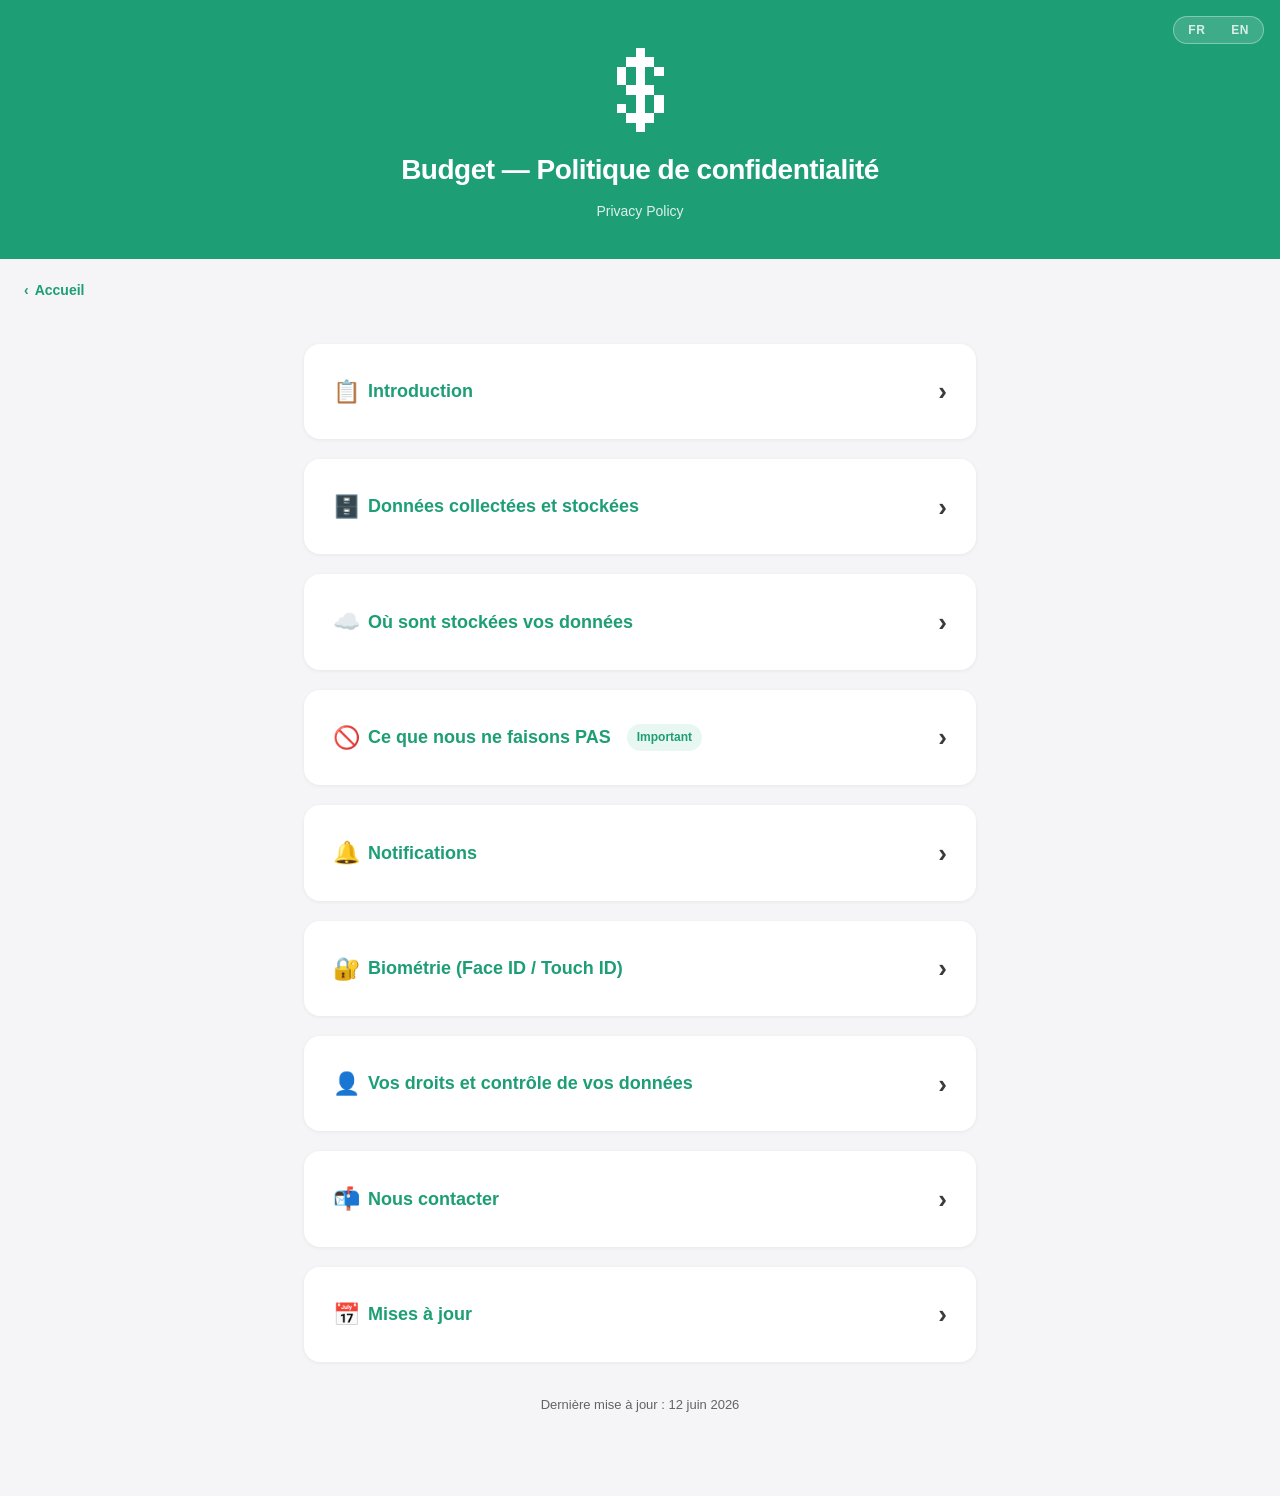
<file: budget/privacy.html>
<!DOCTYPE html>
<html lang="fr" data-app="budget">
<head>
  <meta charset="UTF-8" />
  <meta name="viewport" content="width=device-width, initial-scale=1.0" />
  <title>Politique de confidentialité — Budget App</title>
  <link rel="stylesheet" href="../styles.css" />
</head>
<body>

<header>
  <div class="lang-switch" role="group" aria-label="Langue / Language">
    <button class="active" onclick="setLang('fr')">FR</button>
    <button onclick="setLang('en')">EN</button>
  </div>
  <span class="logo-icon" role="img" aria-label="Budget"></span>
  <h1>Budget — Politique de confidentialité</h1>
  <p>Privacy Policy</p>
</header>

<a class="back-link" href="../index.html">‹ <span lang-section="fr">Accueil</span><span lang-section="en">Home</span></a>

<!-- ═══════════════════════════════════════ FRANÇAIS ═══════════════════════ -->

<div lang-section="fr">
<div class="container">

  <div class="section">
    <h2><span class="emoji">📋</span> Introduction</h2>
    <p>
      Budget est une application iOS de gestion budgétaire personnelle développée par Sleeplow.
      Cette politique de confidentialité décrit comment l'application traite vos informations.
    </p>
    <div class="highlight">
      <strong>En résumé :</strong> Vos données financières vous appartiennent. Elles restent sur votre appareil et dans votre compte iCloud personnel. Nous n'avons aucun accès à vos données et ne les partageons avec personne.
    </div>
  </div>

  <div class="section">
    <h2><span class="emoji">🗄️</span> Données collectées et stockées</h2>

    <p><strong>Données que vous saisissez :</strong></p>
    <ul>
      <li>Vos dépenses et revenus (description, montant, fréquence, catégorie, compte)</li>
      <li>Vos comptes bancaires (nom, solde)</li>
      <li>Vos catégories de dépenses et budgets mensuels</li>
      <li>Vos transactions rapides (Quick TX)</li>
    </ul>

    <p><strong>Données de connexion (Sign in with Apple) :</strong></p>
    <ul>
      <li>Votre prénom / nom (si vous avez choisi de le partager lors de la connexion)</li>
      <li>Un identifiant Apple anonymisé unique (jamais votre adresse courriel réelle)</li>
    </ul>

    <p><strong>Préférences de l'application :</strong></p>
    <ul>
      <li>Format de date préféré</li>
      <li>Activation du verrouillage biométrique</li>
      <li>Activation des notifications</li>
    </ul>
  </div>

  <div class="section">
    <h2><span class="emoji">☁️</span> Où sont stockées vos données</h2>
    <p>
      Toutes vos données sont stockées de deux façons :
    </p>
    <ul>
      <li><strong>Sur votre appareil</strong> — via SwiftData, la technologie de stockage natif d'Apple</li>
      <li><strong>Dans votre compte iCloud personnel</strong> — synchronisation automatique et chiffrée entre vos appareils Apple (via CloudKit)</li>
    </ul>
    <p>
      La synchronisation iCloud est assurée directement par Apple. Sleeplow n'opère aucun serveur
      et n'a aucun accès à vos données.
    </p>
    <div class="highlight">
      Vos données sont chiffrées en transit et au repos par Apple. Si vous activez la
      <strong>Protection avancée des données</strong> d'iCloud dans les Réglages iOS, elles bénéficient en plus
      du chiffrement de bout en bout. Consultez la
      <a href="https://www.apple.com/legal/privacy/fr-ww/">politique de confidentialité d'Apple</a>
      pour en savoir plus sur iCloud.
    </div>
  </div>

  <div class="section">
    <h2><span class="emoji">🚫</span> Ce que nous ne faisons PAS <span class="badge">Important</span></h2>
    <ul>
      <li>Aucun serveur tiers — pas d'envoi de données à un serveur externe</li>
      <li>Aucun outil d'analyse ou de télémétrie (pas de Firebase, Amplitude, Mixpanel, etc.)</li>
      <li>Aucune publicité et aucun réseau publicitaire</li>
      <li>Aucune vente, location ou partage de vos données avec des tiers</li>
      <li>Aucune collecte de données biométriques — Face ID et Touch ID sont traités localement par iOS</li>
    </ul>
  </div>

  <div class="section">
    <h2><span class="emoji">🔔</span> Notifications</h2>
    <p>
      Si vous activez les notifications, l'application planifie des rappels locaux pour vos
      transactions récurrentes à venir. Ces notifications sont générées et affichées directement
      sur votre appareil par iOS — aucune donnée n'est envoyée à un serveur externe.
    </p>
    <p>Vous pouvez désactiver les notifications à tout moment dans les Réglages de l'application ou dans les Réglages iOS.</p>
  </div>

  <div class="section">
    <h2><span class="emoji">🔐</span> Biométrie (Face ID / Touch ID)</h2>
    <p>
      L'option de verrouillage de l'application utilise le système d'authentification natif d'Apple
      (LocalAuthentication). Aucune donnée biométrique n'est collectée, stockée ou transmise par
      l'application. L'authentification est entièrement gérée par iOS.
    </p>
  </div>

  <div class="section">
    <h2><span class="emoji">👤</span> Vos droits et contrôle de vos données</h2>
    <ul>
      <li><strong>Export</strong> — Exportez toutes vos données en format CSV depuis Paramètres → Import / Export CSV</li>
      <li><strong>Suppression</strong> — Désinstallez l'application pour supprimer toutes les données locales. Pour supprimer les données iCloud, allez dans Réglages iOS → [Votre prénom] → iCloud → Gérer le stockage → Budget</li>
      <li><strong>Déconnexion</strong> — Vous pouvez vous déconnecter de votre compte Apple depuis Paramètres → Se déconnecter</li>
    </ul>
  </div>

  <div class="section">
    <h2><span class="emoji">📬</span> Nous contacter</h2>
    <p>Pour toute question relative à cette politique de confidentialité ou à vos données :</p>
    <div class="contact-box">
      <strong>Sleeplow</strong><br/>
      Courriel : <a href="mailto:privacy@sleeplow.ca">privacy@sleeplow.ca</a>
    </div>
  </div>

  <div class="section">
    <h2><span class="emoji">📅</span> Mises à jour</h2>
    <p>
      Cette politique peut être mise à jour pour refléter des changements dans l'application.
      La date de dernière modification est indiquée en bas de page.
      Toute modification significative sera communiquée via une mise à jour de l'application.
    </p>
  </div>

  <p class="updated">Dernière mise à jour : 12 juin 2026</p>
</div>
</div>

<!-- ═══════════════════════════════════════ ENGLISH ════════════════════════ -->

<div lang-section="en">
<div class="container">

  <div class="section">
    <h2><span class="emoji">📋</span> Introduction</h2>
    <p>
      Budget is a personal finance iOS application developed by Sleeplow.
      This privacy policy describes how the application handles your information.
    </p>
    <div class="highlight">
      <strong>In short:</strong> Your financial data belongs to you. It stays on your device and in your personal iCloud account. We have no access to your data and do not share it with anyone.
    </div>
  </div>

  <div class="section">
    <h2><span class="emoji">🗄️</span> Data Collected and Stored</h2>

    <p><strong>Data you enter:</strong></p>
    <ul>
      <li>Your expenses and income (description, amount, frequency, category, account)</li>
      <li>Your bank accounts (name, balance)</li>
      <li>Your expense categories and monthly budgets</li>
      <li>Your quick transactions (Quick TX)</li>
    </ul>

    <p><strong>Sign in with Apple data:</strong></p>
    <ul>
      <li>Your first / last name (only if you chose to share it at sign-in)</li>
      <li>A unique anonymized Apple identifier (never your real email address)</li>
    </ul>

    <p><strong>App preferences:</strong></p>
    <ul>
      <li>Preferred date format</li>
      <li>Biometric lock setting</li>
      <li>Notification setting</li>
    </ul>
  </div>

  <div class="section">
    <h2><span class="emoji">☁️</span> Where Your Data Is Stored</h2>
    <p>All your data is stored in two ways:</p>
    <ul>
      <li><strong>On your device</strong> — using SwiftData, Apple's native storage technology</li>
      <li><strong>In your personal iCloud account</strong> — automatic encrypted sync across your Apple devices (via CloudKit)</li>
    </ul>
    <p>
      iCloud synchronization is handled directly by Apple. Sleeplow operates no servers
      and has no access to your data.
    </p>
    <div class="highlight">
      Your data is encrypted in transit and at rest by Apple. If you turn on iCloud
      <strong>Advanced Data Protection</strong> in iOS Settings, it is additionally protected with
      end-to-end encryption. See
      <a href="https://www.apple.com/legal/privacy/en-ww/">Apple's Privacy Policy</a>
      to learn more about iCloud.
    </div>
  </div>

  <div class="section">
    <h2><span class="emoji">🚫</span> What We Do NOT Do <span class="badge">Important</span></h2>
    <ul>
      <li>No third-party servers — no data is sent to any external server</li>
      <li>No analytics or telemetry tools (no Firebase, Amplitude, Mixpanel, etc.)</li>
      <li>No advertising and no ad networks</li>
      <li>No selling, renting, or sharing of your data with third parties</li>
      <li>No collection of biometric data — Face ID and Touch ID are processed locally by iOS</li>
    </ul>
  </div>

  <div class="section">
    <h2><span class="emoji">🔔</span> Notifications</h2>
    <p>
      If you enable notifications, the app schedules local reminders for your upcoming recurring
      transactions. These notifications are generated and displayed directly on your device by iOS —
      no data is sent to any external server.
    </p>
    <p>You can disable notifications at any time in the app's Settings or in iOS Settings.</p>
  </div>

  <div class="section">
    <h2><span class="emoji">🔐</span> Biometrics (Face ID / Touch ID)</h2>
    <p>
      The app lock feature uses Apple's native authentication framework (LocalAuthentication).
      No biometric data is collected, stored, or transmitted by the application.
      Authentication is entirely managed by iOS.
    </p>
  </div>

  <div class="section">
    <h2><span class="emoji">👤</span> Your Rights and Data Control</h2>
    <ul>
      <li><strong>Export</strong> — Export all your data in CSV format from Settings → Import / Export CSV</li>
      <li><strong>Deletion</strong> — Uninstall the application to delete all local data. To delete iCloud data, go to iOS Settings → [Your name] → iCloud → Manage Storage → Budget</li>
      <li><strong>Sign out</strong> — You can sign out of your Apple account from Settings → Sign out</li>
    </ul>
  </div>

  <div class="section">
    <h2><span class="emoji">📬</span> Contact Us</h2>
    <p>For any questions regarding this privacy policy or your data:</p>
    <div class="contact-box">
      <strong>Sleeplow</strong><br/>
      Email: <a href="mailto:privacy@sleeplow.ca">privacy@sleeplow.ca</a>
    </div>
  </div>

  <div class="section">
    <h2><span class="emoji">📅</span> Updates</h2>
    <p>
      This policy may be updated to reflect changes in the application.
      The last modification date is shown at the bottom of this page.
      Any significant change will be communicated through an app update.
    </p>
  </div>

  <p class="updated">Last updated: June 12, 2026</p>
</div>
</div>

<script src="../script.js"></script>
</body>
</html>
</file>
<file: styles.css>
/* ───────────────────── Color tokens (light mode) ───────────────────── */

:root {
  --bg: #f5f5f7;
  --text: #1d1d1f;
  --text-secondary: #3a3a3c;
  --text-muted: #636366; /* darkened for WCAG AA contrast on light backgrounds (≈6:1) */

  --card-bg: #fff;
  --card-border: transparent;
  --card-shadow: rgba(0,0,0,0.06);
  --card-shadow-hover: rgba(0,0,0,0.10);

  --accent: #1d9e75;
  --accent-bg: #e8f7f2;
  --accent-contrast: #1a3a2e;
  --on-accent: #fff;

  --border: #f2f2f7;
  --divider: #d0d0d0;
  --contact-bg: #f5f5f7;
  --arrow: #c0c0c5;

  /* Header / app logo — light variant: green tile, white glyph */
  --header-bg: #1d9e75;
  --header-text: #fff;
  --header-logo: #fff;
}

/* ───────────────────── Color tokens (dark mode) ────────────────────── */

@media (prefers-color-scheme: dark) {
  :root {
    --bg: #000;
    --text: #f5f5f7;
    --text-secondary: #c7c7cc;
    --text-muted: #8e8e93;

    --card-bg: #1c1c1e;
    --card-border: #2c2c2e;
    --card-shadow: rgba(0,0,0,0.5);
    --card-shadow-hover: rgba(0,0,0,0.7);

    --accent: #2ecc8f;
    --accent-bg: #14302a;
    --accent-contrast: #d7f5ea;
    --on-accent: #0d1311;

    --border: #2c2c2e;
    --divider: #3a3a3c;
    --contact-bg: #2c2c2e;
    --arrow: #6e6e73;

    /* Header / app logo — dark variant: near-black tile, green glyph */
    --header-bg: #0d1311;
    --header-text: #f5f5f7;
    --header-logo: #2ecc8f;
  }
}

/* ───────────────────── Per-app themes (data-app) ─────────────────────
   Each app overrides its accent + header + logo. Light values live here,
   dark variants in the media query below. Adding an app = duplicate one
   block (light + dark) with the app's own colors and logo path. The matching
   data-app attribute is set on <html> (statically on sub-pages, dynamically
   by the carousel on the home page). */

:root { --app-logo: url(budget/logo.svg); }

[data-app="budget"] {
  --accent: #1d9e75;
  --accent-bg: #e8f7f2;
  --accent-contrast: #1a3a2e;
  --header-bg: #1d9e75;
  --header-text: #fff;
  --header-logo: #fff;
  --app-logo: url(budget/logo.svg);
}

/* Placeholder slide for an upcoming app — remove once a real app replaces it. */
[data-app="next"] {
  --accent: #6366f1;
  --accent-bg: #ececfb;
  --accent-contrast: #2a2a6e;
  --header-bg: #4f46e5;
  --header-text: #fff;
  --header-logo: #fff;
  --app-logo: url(placeholder-logo.svg);
}

@media (prefers-color-scheme: dark) {
  [data-app="budget"] {
    --accent: #2ecc8f;
    --accent-bg: #14302a;
    --accent-contrast: #d7f5ea;
    --header-bg: #0d1311;
    --header-text: #f5f5f7;
    --header-logo: #2ecc8f;
  }
  [data-app="next"] {
    --accent: #8b8df0;
    --accent-bg: #1c1c3a;
    --accent-contrast: #d9d9fb;
    --header-bg: #14142b;
    --header-text: #f5f5f7;
    --header-logo: #8b8df0;
  }
}

* { box-sizing: border-box; margin: 0; padding: 0; }

body {
  font-family: -apple-system, BlinkMacSystemFont, "Segoe UI", Roboto, Helvetica, Arial, sans-serif;
  background: var(--bg);
  color: var(--text);
  line-height: 1.7;
}

/* ─────────────────────────── Header ─────────────────────────── */

header {
  position: relative;
  background: var(--header-bg);
  color: var(--header-text);
  padding: 48px 24px 36px;
  text-align: center;
}

/* App logo — the "$" glyph drawn from logo.svg, recolored per color scheme */
header .logo-icon {
  display: block;
  width: 84px;
  height: 84px;
  margin: 0 auto 14px;
  background-color: var(--header-logo);
  -webkit-mask: var(--app-logo) center / contain no-repeat;
  mask: var(--app-logo) center / contain no-repeat;
}

header h1 {
  font-size: 28px;
  font-weight: 700;
  letter-spacing: -0.5px;
}

header p {
  margin-top: 6px;
  font-size: 14px;
  opacity: 0.85;
}

/* ─────────────────────── Back navigation ────────────────────── */

.back-link {
  display: inline-flex;
  align-items: center;
  gap: 6px;
  margin: 20px 0 0 24px;
  color: var(--accent);
  text-decoration: none;
  font-size: 14px;
  font-weight: 600;
}

.back-link:hover { text-decoration: underline; }

/* ──────────────── Language switch (in header banner) ──────────────── */
/* Compact FR/EN segmented toggle, pinned to the top-right of the header.
   Global control: identical on every page, only its banner color changes. */

.lang-switch {
  position: absolute;
  top: 16px;
  right: 16px;
  display: inline-flex;
  gap: 2px;
  padding: 2px;
  border-radius: 999px;
  background: rgba(255, 255, 255, 0.15);
  border: 1px solid rgba(255, 255, 255, 0.35);
}

.lang-switch button {
  border: none;
  background: transparent;
  color: var(--header-text);
  font-size: 12px;
  font-weight: 700;
  letter-spacing: 0.5px;
  padding: 4px 12px;
  border-radius: 999px;
  cursor: pointer;
  opacity: 0.8;
  transition: all 0.2s;
}

.lang-switch button.active {
  background: var(--header-text);
  color: var(--header-bg);
  opacity: 1;
}

/* ─────────────────────────── Layout ─────────────────────────── */

.container {
  max-width: 720px;
  margin: 0 auto;
  padding: 40px 24px 80px;
}

.section {
  background: var(--card-bg);
  border: 1px solid var(--card-border);
  border-radius: 16px;
  padding: 28px;
  margin-bottom: 20px;
  box-shadow: 0 1px 4px var(--card-shadow);
}

.section h2 {
  font-size: 18px;
  font-weight: 700;
  color: var(--accent);
  margin-bottom: 14px;
  display: flex;
  align-items: center;
  gap: 8px;
  cursor: pointer;
  user-select: none;
  -webkit-user-select: none;
}

.section h2 .emoji { font-size: 22px; }

/* Chevron indicator for collapsible sections */
.section h2::after {
  content: "›";
  margin-left: auto;
  font-size: 26px;
  line-height: 1;
  color: var(--text-secondary);
  transition: transform 0.2s ease;
}

.section:not(.collapsed) h2::after {
  transform: rotate(90deg);
}

/* Collapsed sections show only their title */
.section.collapsed {
  padding-bottom: 28px;
}

.section.collapsed h2 {
  margin-bottom: 0;
}

.section.collapsed > :not(h2) {
  display: none;
}

.section h3 {
  font-size: 16px;
  font-weight: 700;
  color: var(--text);
  margin: 18px 0 8px;
}

.section p { margin-bottom: 12px; font-size: 15px; color: var(--text-secondary); }
.section p:last-child { margin-bottom: 0; }

.section ul {
  list-style: none;
  padding: 0;
  margin-bottom: 12px;
}

.section ul li {
  font-size: 15px;
  color: var(--text-secondary);
  padding: 6px 0 6px 20px;
  position: relative;
  border-bottom: 1px solid var(--border);
}

.section ul li:last-child { border-bottom: none; }

.section ul li::before {
  content: "✓";
  position: absolute;
  left: 0;
  color: var(--accent);
  font-weight: 700;
}

/* Numbered steps (for help sections) */
.section ol {
  margin: 0 0 12px 20px;
  padding: 0;
}

.section ol li {
  font-size: 15px;
  color: var(--text-secondary);
  padding: 4px 0;
}

/* Links inside content */
.section a,
.highlight a,
.contact-box a,
.updated a {
  color: var(--accent);
  font-weight: 600;
  text-decoration: none;
}

.section a:hover,
.highlight a:hover,
.contact-box a:hover,
.updated a:hover { text-decoration: underline; }

/* ───────────────────────── Components ───────────────────────── */

.badge {
  display: inline-block;
  background: var(--accent-bg);
  color: var(--accent);
  font-size: 12px;
  font-weight: 700;
  padding: 3px 10px;
  border-radius: 20px;
  margin-left: 8px;
  vertical-align: middle;
}

.highlight {
  background: var(--accent-bg);
  border-left: 4px solid var(--accent);
  border-radius: 0 8px 8px 0;
  padding: 14px 16px;
  margin: 14px 0;
  font-size: 15px;
  color: var(--accent-contrast);
}

.contact-box {
  background: var(--contact-bg);
  border-radius: 12px;
  padding: 20px;
  margin-top: 12px;
}

/* Small spacing utility (replaces inline style="margin-top:12px" so the CSP
   can drop style-src 'unsafe-inline'). */
.mt-12 { margin-top: 12px; }

.divider {
  border: none;
  border-top: 2px dashed var(--divider);
  margin: 40px 0;
}

.updated {
  text-align: center;
  font-size: 13px;
  color: var(--text-muted);
  margin-top: 32px;
}

/* ────────────────────────── Menu hub ───────────────────────── */

.menu {
  display: grid;
  gap: 16px;
}

.menu-card {
  display: flex;
  align-items: center;
  gap: 18px;
  background: var(--card-bg);
  border: 1px solid var(--card-border);
  border-radius: 16px;
  padding: 24px;
  text-decoration: none;
  color: inherit;
  box-shadow: 0 1px 4px var(--card-shadow);
  transition: transform 0.15s, box-shadow 0.15s;
}

.menu-card:hover {
  transform: translateY(-2px);
  box-shadow: 0 4px 14px var(--card-shadow-hover);
}

.menu-card .menu-icon {
  font-size: 36px;
  flex-shrink: 0;
}

.menu-card .menu-text h2 {
  font-size: 18px;
  font-weight: 700;
  color: var(--accent);
  margin-bottom: 2px;
}

.menu-card .menu-text p {
  font-size: 14px;
  color: var(--text-muted);
}

.menu-card .menu-arrow {
  margin-left: auto;
  color: var(--arrow);
  font-size: 22px;
  flex-shrink: 0;
  transition: transform 0.2s ease;
}

/* ── Accordion cards (home page) ─────────────────────────────────
   A card whose header is a <button> toggles an inline panel below it. */
button.menu-card {
  width: 100%;
  font: inherit;
  text-align: left;
  cursor: pointer;
}

.menu-item.open .menu-card .menu-arrow {
  transform: rotate(90deg);
}

.menu-panel {
  padding: 8px 26px 4px;
}

.menu-panel p {
  font-size: 14px;
  color: var(--text-secondary);
  margin-bottom: 10px;
}

.menu-panel-points {
  list-style: none;
  padding: 0;
  margin: 0 0 10px;
}

.menu-panel-points li {
  font-size: 14px;
  color: var(--text-secondary);
  padding: 5px 0 5px 22px;
  position: relative;
}

.menu-panel-points li::before {
  content: "✓";
  position: absolute;
  left: 0;
  color: var(--accent);
  font-weight: 700;
}

.menu-panel a {
  color: var(--accent);
  font-weight: 600;
  text-decoration: none;
}

.menu-panel a:hover { text-decoration: underline; }

.menu-panel-more { font-weight: 600; margin-bottom: 0; }

/* Buttons / call-to-action links */
.btn {
  display: inline-block;
  background: var(--accent);
  color: var(--on-accent);
  text-decoration: none;
  font-weight: 600;
  font-size: 15px;
  padding: 12px 24px;
  border-radius: 24px;
  transition: opacity 0.15s;
}

.btn:hover { opacity: 0.9; }

/* Language section visibility (toggled by script.js) */
[lang-section="en"] { display: none; }

/* ─────────────────────────── App carousel ─────────────────────────── */
/* Home page only: one slide per app, navigated by arrows / dots / swipe.
   Slide content reuses the existing .menu / .menu-card visuals. */

.carousel {
  position: relative;
  max-width: 760px;
  margin: 0 auto;
}

.carousel-viewport {
  overflow: hidden;
}

.carousel-track {
  display: flex;
  transition: transform 0.35s ease;
}

.carousel-track .slide {
  flex: 0 0 100%;
  width: 100%;
  padding: 36px 48px 16px;
}

/* Side navigation arrows */
.carousel-arrow {
  position: absolute;
  top: 38%;
  transform: translateY(-50%);
  width: 40px;
  height: 40px;
  display: flex;
  align-items: center;
  justify-content: center;
  border: none;
  border-radius: 50%;
  background: var(--card-bg);
  color: var(--accent);
  box-shadow: 0 2px 8px var(--card-shadow);
  font-size: 24px;
  line-height: 1;
  cursor: pointer;
  z-index: 2;
  transition: transform 0.15s, opacity 0.2s;
}

.carousel-arrow:hover { transform: translateY(-50%) scale(1.08); }
.carousel-arrow.prev { left: 4px; }
.carousel-arrow.next { right: 4px; }
.carousel-arrow:disabled { opacity: 0.3; cursor: default; }
.carousel-arrow[hidden] { display: none; }

/* Dot indicators */
.carousel-dots {
  display: flex;
  justify-content: center;
  gap: 8px;
  padding: 4px 0 48px;
}

.carousel-dots .dot {
  width: 9px;
  height: 9px;
  padding: 0;
  border: none;
  border-radius: 50%;
  background: var(--arrow);
  cursor: pointer;
  transition: transform 0.2s, background 0.2s;
}

.carousel-dots .dot.active {
  background: var(--accent);
  transform: scale(1.3);
}

.carousel-dots[hidden] { display: none; }

/* Placeholder card for an upcoming app (non-clickable) */
.menu-card.soon {
  cursor: default;
}

.menu-card.soon:hover {
  transform: none;
  box-shadow: 0 1px 4px var(--card-shadow);
}

.menu-card .soon-badge {
  margin-left: auto;
  background: var(--accent-bg);
  color: var(--accent);
  font-size: 11px;
  font-weight: 700;
  text-transform: uppercase;
  letter-spacing: 0.5px;
  padding: 4px 10px;
  border-radius: 999px;
  flex-shrink: 0;
}

/* ───────────────────── Reduced motion ───────────────────── */
/* Honor users who ask for less motion: disable carousel/hover animations. */
@media (prefers-reduced-motion: reduce) {
  .carousel-track,
  .menu-card,
  .carousel-arrow,
  .carousel-dots .dot,
  .section h2::after,
  .menu-card .menu-arrow,
  .lang-switch button,
  .btn { transition: none; }

  .menu-card:hover,
  .carousel-arrow:hover { transform: none; }
}
</file>
